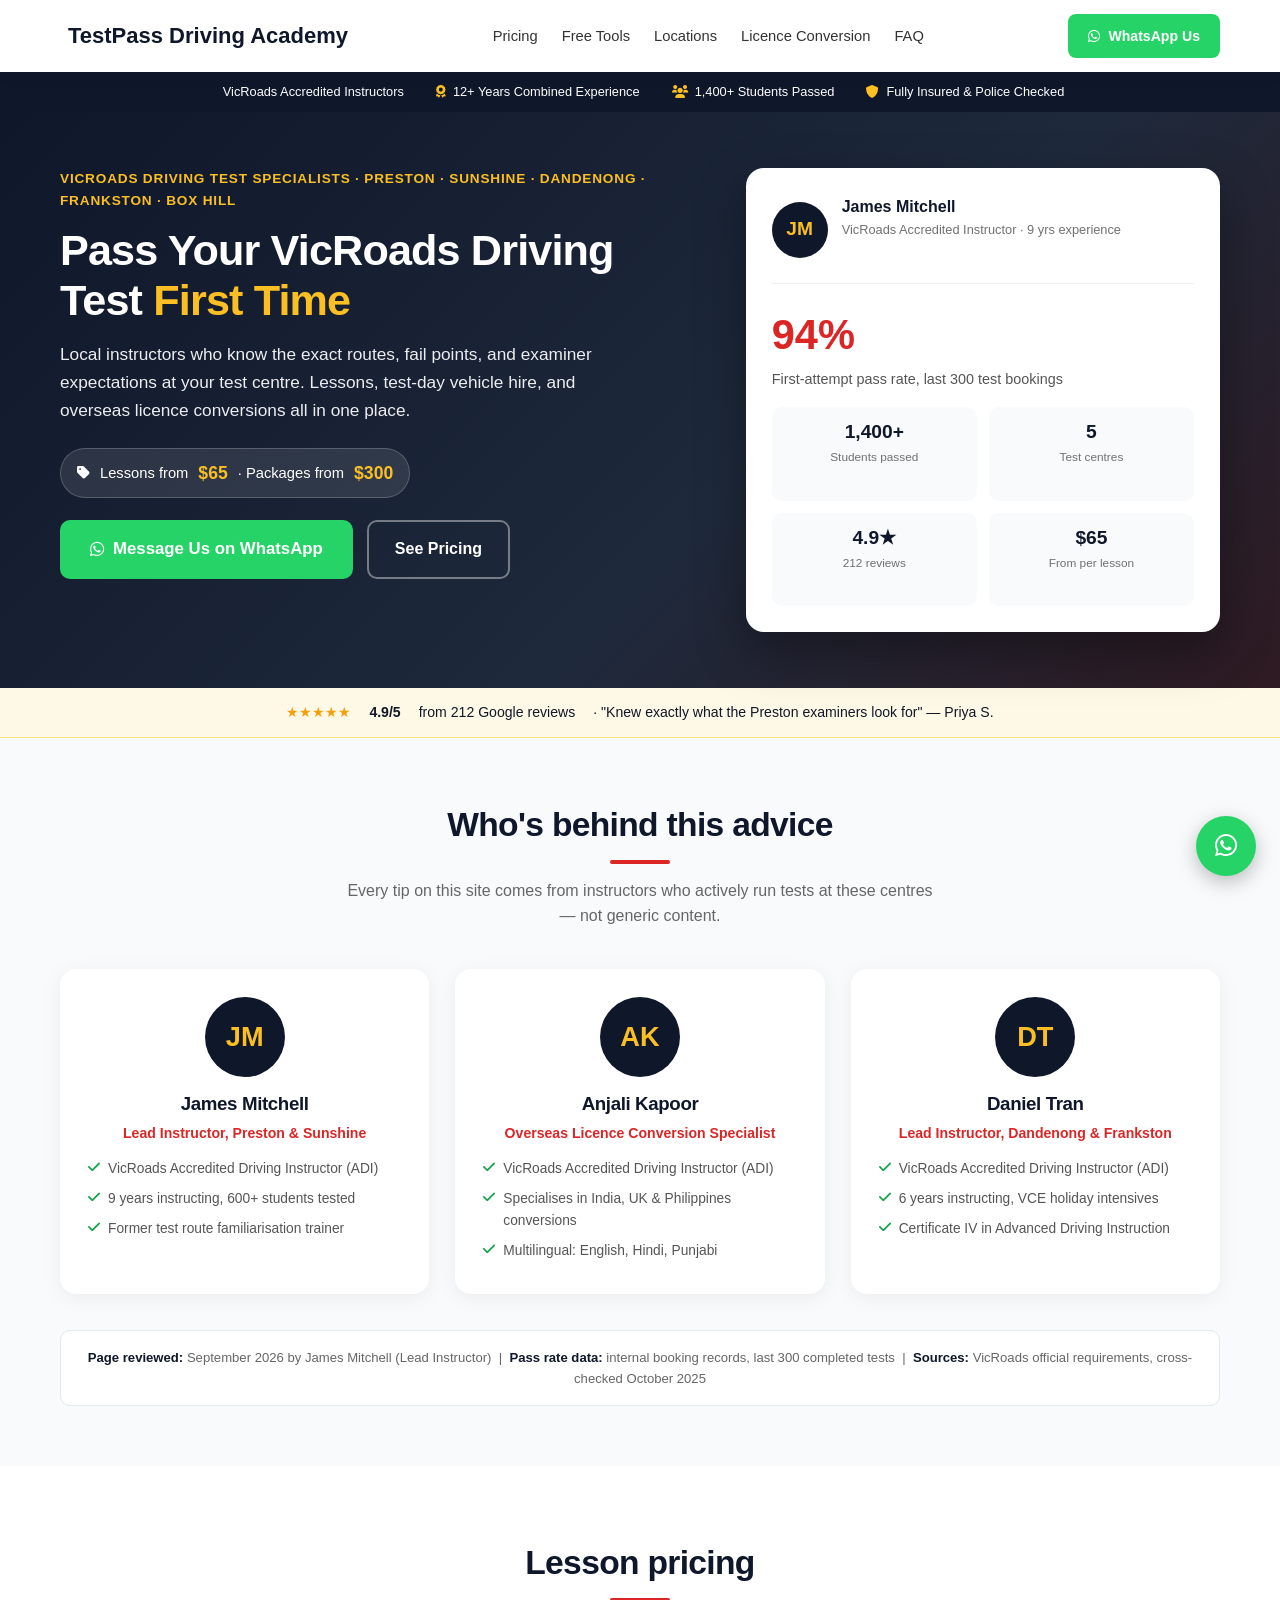
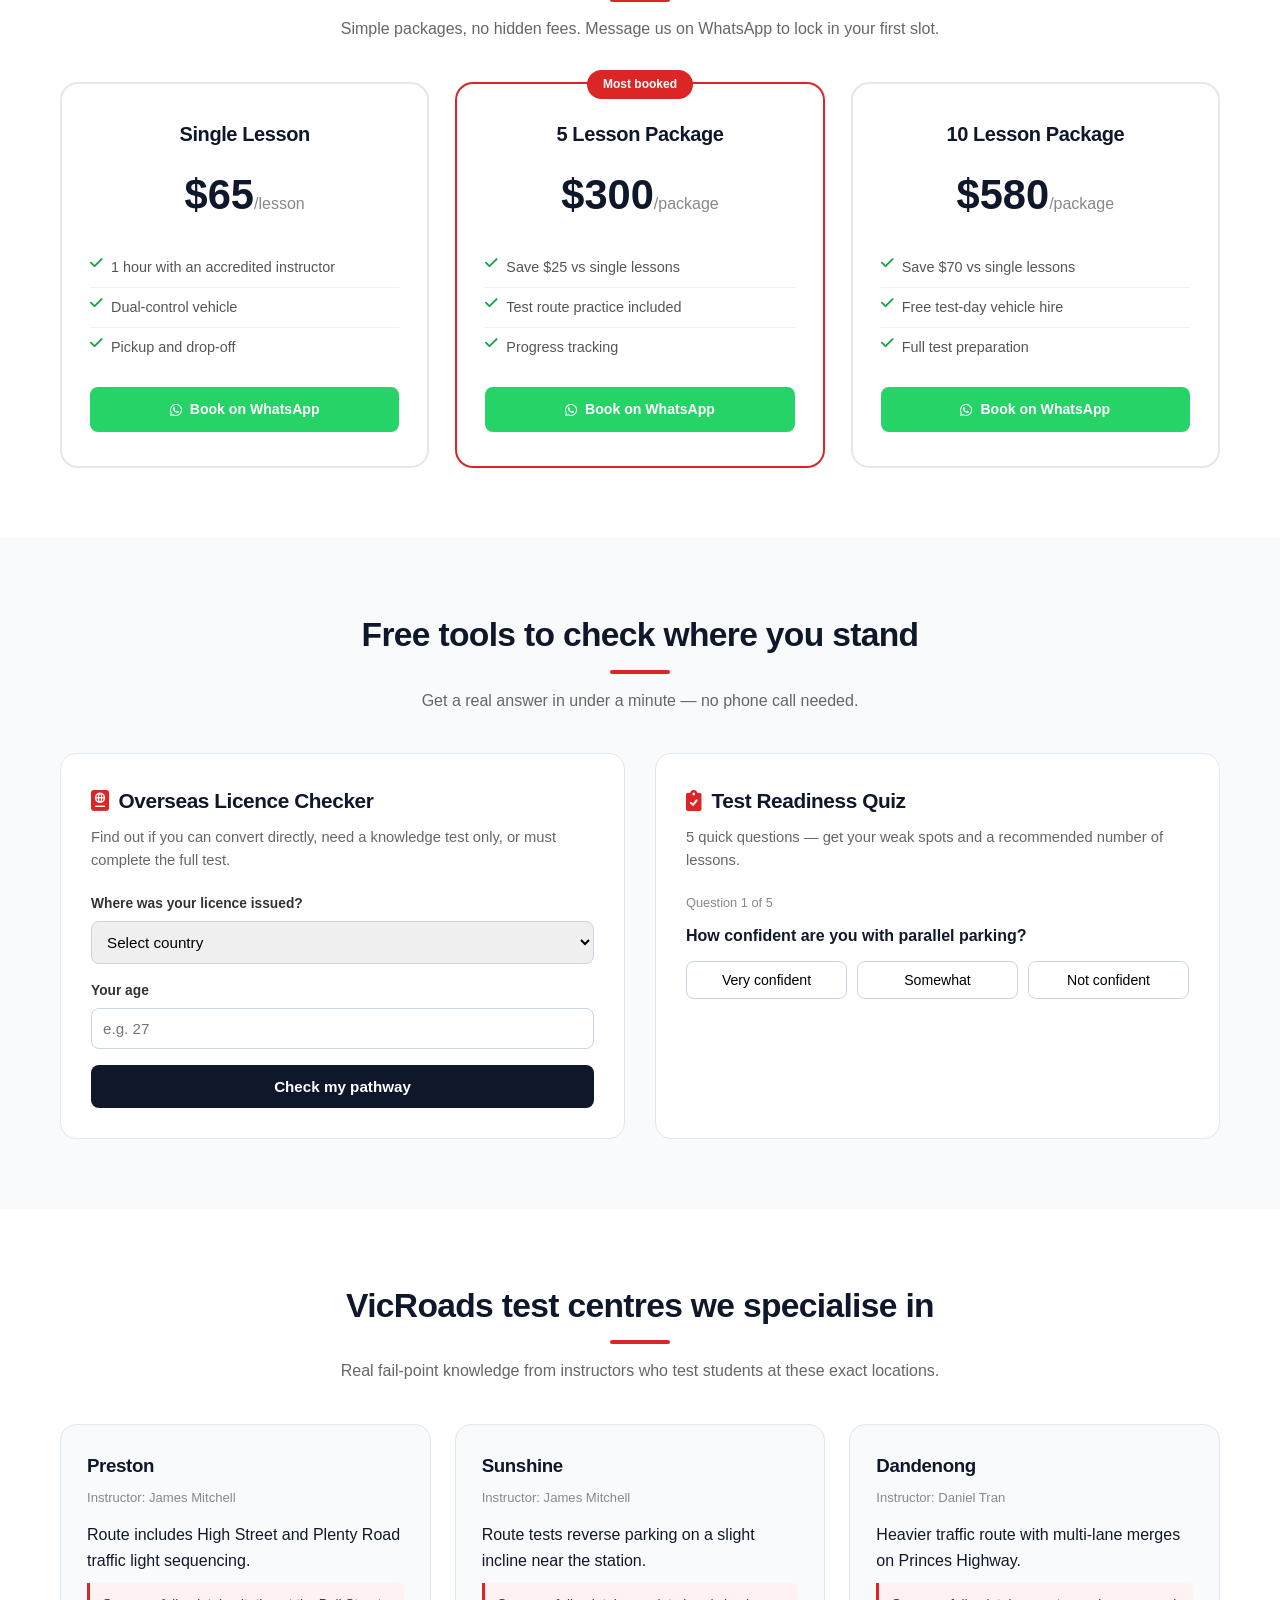
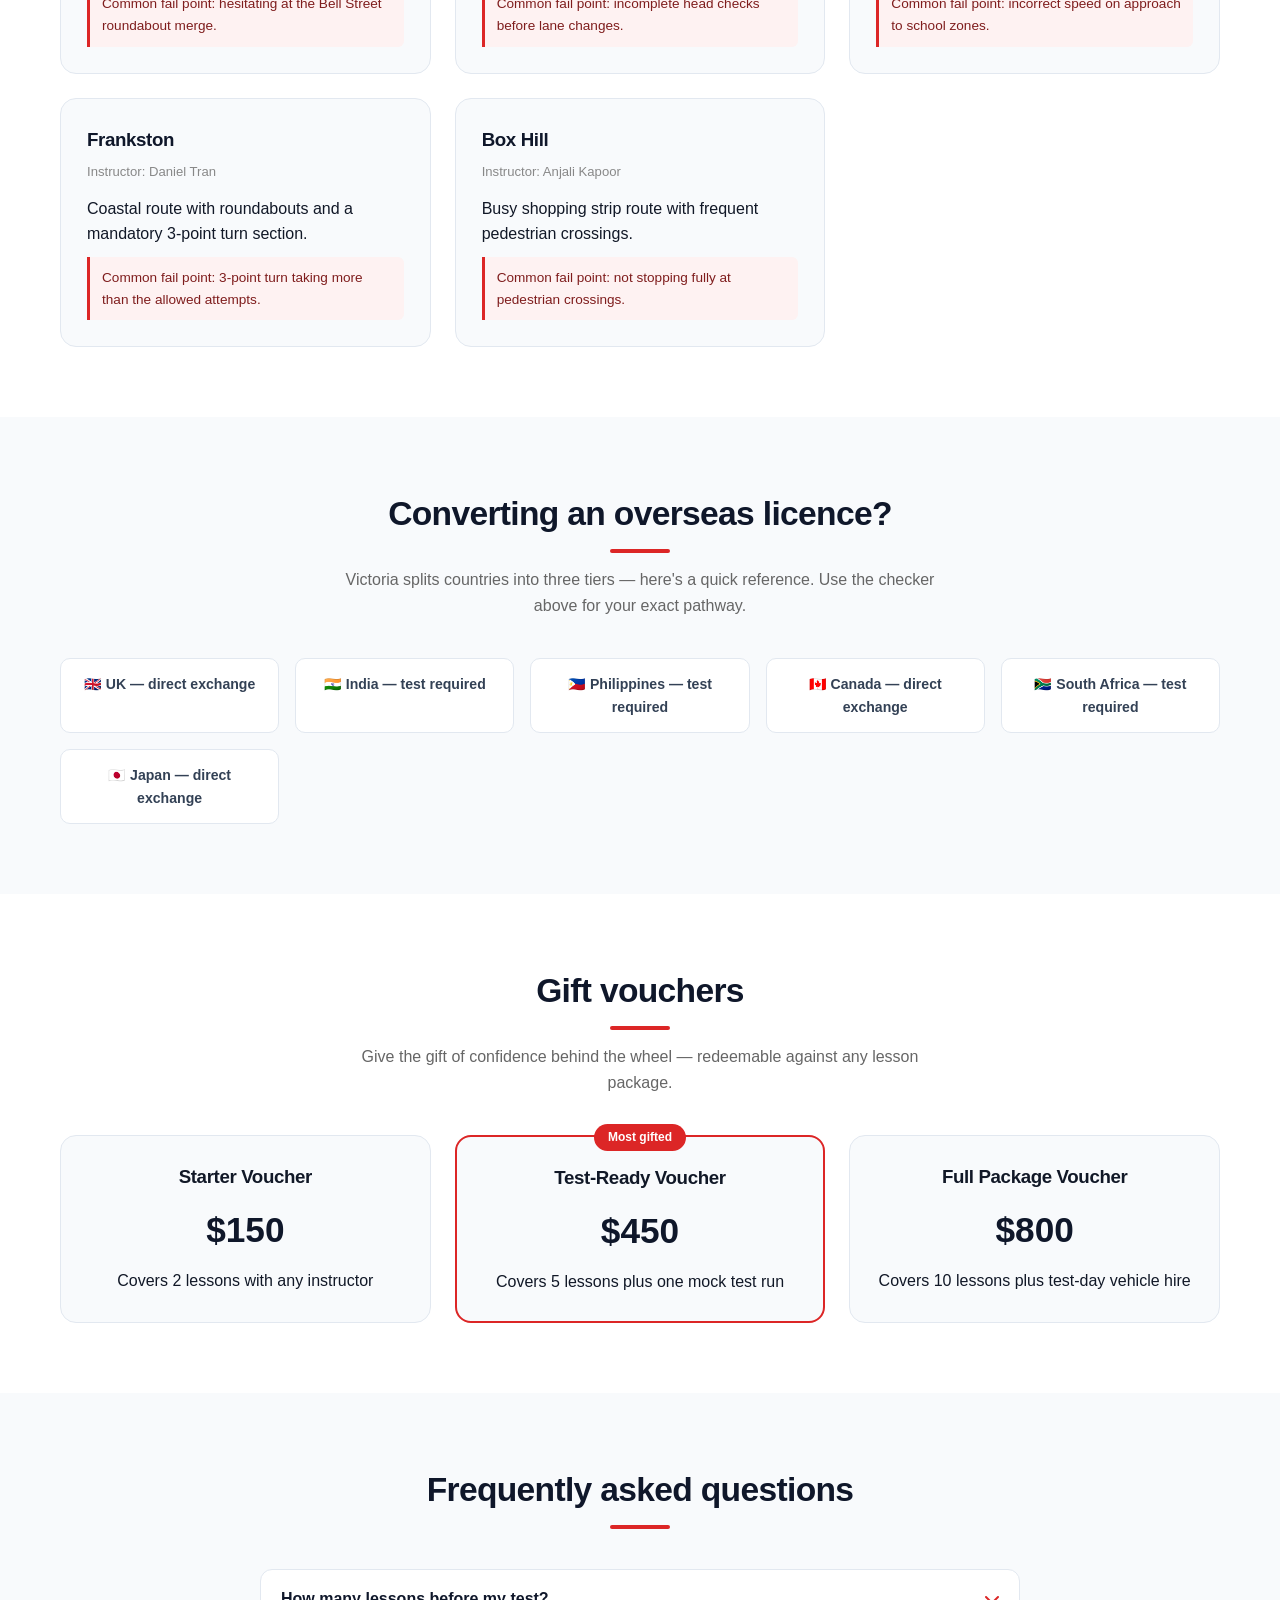
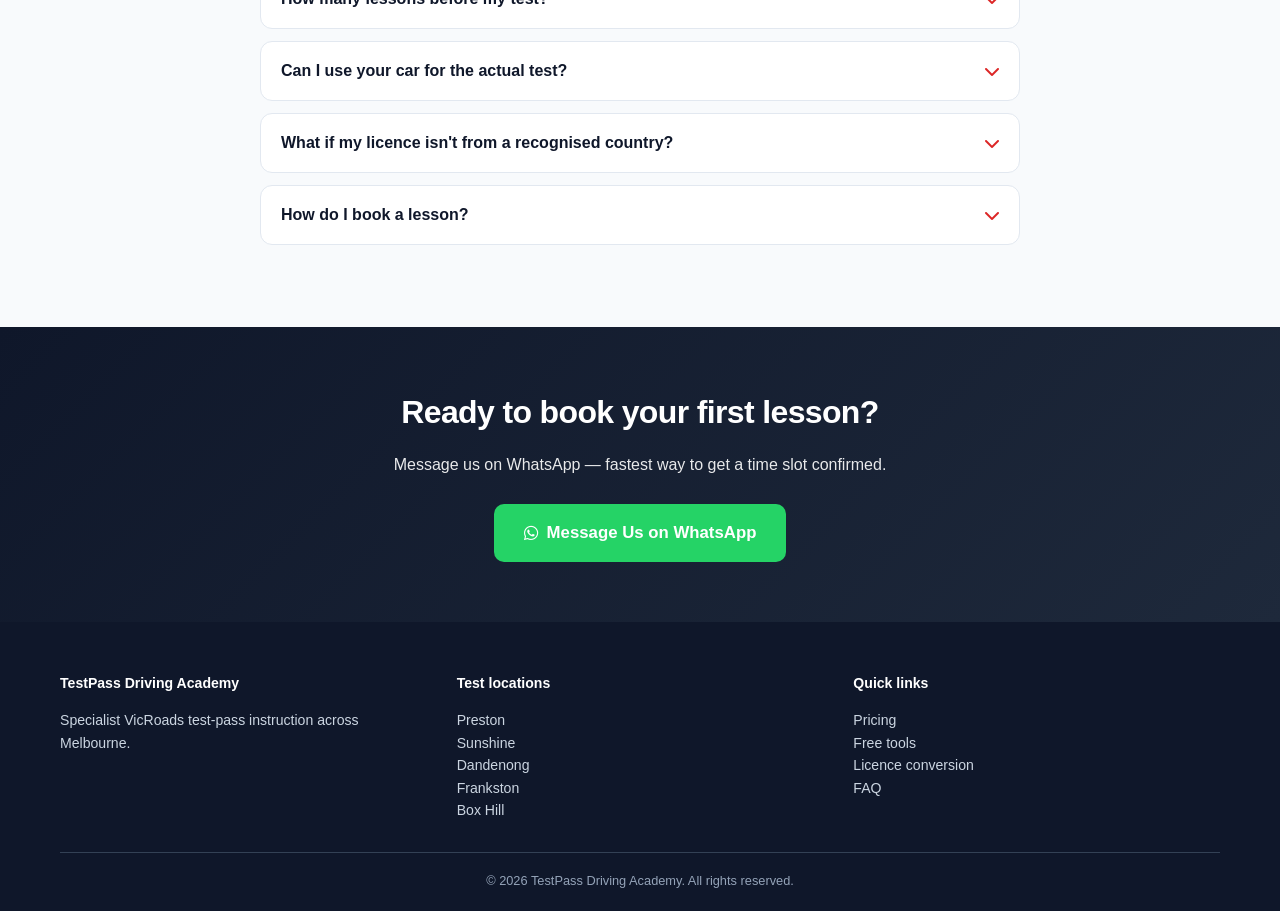
<file: index.html>
<!DOCTYPE html>
<html lang="en">
<head>
<meta charset="UTF-8">
<meta name="viewport" content="width=device-width, initial-scale=1.0">
<title>Pass Your VicRoads Driving Test First Time | Preston, Sunshine, Dandenong, Frankston, Box Hill</title>
<meta name="description" content="Specialist VicRoads test-pass driving instructors in Preston, Sunshine, Dandenong, Frankston & Box Hill. Lessons from $65. Message us on WhatsApp to book.">
<link href="https://cdnjs.cloudflare.com/ajax/libs/font-awesome/6.0.0/css/all.min.css" rel="stylesheet">
<script type="application/ld+json">
{
  "@context": "https://schema.org",
  "@type": "DrivingSchool",
  "name": "TestPass Driving Academy",
  "areaServed": ["Preston VIC","Sunshine VIC","Dandenong VIC","Frankston VIC","Box Hill VIC"],
  "priceRange": "$65-$800",
  "aggregateRating": {"@type": "AggregateRating","ratingValue": "4.9","reviewCount": "212"}
}
</script>
<style>
*{margin:0;padding:0;box-sizing:border-box}
body{font-family:-apple-system,BlinkMacSystemFont,"Segoe UI",Roboto,sans-serif;line-height:1.6;color:#111827;background:#fff}
h1,h2,h3{letter-spacing:-0.02em}
.header{background:#fff;box-shadow:0 2px 15px rgba(0,0,0,.08);position:fixed;width:100%;top:0;z-index:1000}
.nav-container{max-width:1200px;margin:0 auto;padding:0 20px;display:flex;justify-content:space-between;align-items:center;height:72px}
.logo{font-size:22px;font-weight:800;color:#0f172a;text-decoration:none;display:flex;align-items:center;gap:8px}
.logo i{color:#dc2626}
.nav-menu{display:flex;list-style:none;gap:24px}
.nav-menu a{text-decoration:none;color:#333;font-weight:500;font-size:.92rem}
.nav-menu a:hover{color:#dc2626}
.wa-btn{background:#25D366;color:#fff;padding:11px 20px;border-radius:8px;font-weight:700;text-decoration:none;font-size:.88rem;display:inline-flex;align-items:center;gap:8px;border:none;cursor:pointer}
.wa-btn:hover{background:#1ebe5b}
.wa-btn-lg{padding:16px 30px;font-size:1.05rem;border-radius:10px}
.wa-float{position:fixed;bottom:24px;right:24px;background:#25D366;color:#fff;width:60px;height:60px;border-radius:50%;display:flex;align-items:center;justify-content:center;font-size:1.6rem;box-shadow:0 6px 20px rgba(0,0,0,.25);text-decoration:none;z-index:999}
.wa-float:hover{background:#1ebe5b}
.trust-bar{background:#0f172a;color:#fff;margin-top:72px;padding:10px 0;font-size:.8rem}
.trust-bar-content{max-width:1200px;margin:0 auto;padding:0 20px;display:flex;justify-content:center;gap:32px;flex-wrap:wrap}
.trust-bar-item{display:flex;align-items:center;gap:7px}
.trust-bar-item i{color:#fbbf24}
.hero{background:linear-gradient(135deg,#0f172a 0%,#1e293b 60%,#3b0f0f 130%);color:#fff;padding:56px 0}
.hero-container{max-width:1200px;margin:0 auto;padding:0 20px;display:grid;grid-template-columns:1.15fr .85fr;gap:44px;align-items:start}
.kw-line{font-size:.85rem;color:#fbbf24;font-weight:700;text-transform:uppercase;letter-spacing:.06em;margin-bottom:14px}
.hero h1{font-size:2.7rem;font-weight:800;line-height:1.15;margin-bottom:16px}
.hero h1 span{color:#fbbf24;position:relative}
.hero p{font-size:1.08rem;opacity:.92;margin-bottom:24px;max-width:540px}
.price-pill{display:inline-flex;align-items:center;gap:10px;background:rgba(255,255,255,.1);border:1px solid rgba(255,255,255,.2);padding:10px 16px;border-radius:30px;font-size:.92rem;margin-bottom:22px}
.price-pill strong{color:#fbbf24;font-size:1.1rem}
.hero-buttons{display:flex;gap:14px;flex-wrap:wrap}
.btn-outline{background:transparent;color:#fff;border:2px solid rgba(255,255,255,.4);padding:14px 26px;border-radius:10px;text-decoration:none;font-weight:700}
.btn-outline:hover{border-color:#fff}
.hero-card{background:#fff;color:#0f172a;border-radius:18px;padding:26px;box-shadow:0 20px 50px rgba(0,0,0,.35)}
.instructor-mini{display:flex;gap:14px;align-items:center;margin-bottom:18px;padding-bottom:18px;border-bottom:1px solid #eee}
.mini-avatar{width:56px;height:56px;border-radius:50%;background:#0f172a;color:#fbbf24;display:flex;align-items:center;justify-content:center;font-weight:800;font-size:1.2rem;flex-shrink:0}
.instructor-mini h4{font-size:1rem;color:#0f172a}
.instructor-mini p{font-size:.8rem;color:#666}
.big-stat{font-size:2.6rem;font-weight:800;color:#dc2626}
.stat-label{font-size:.9rem;color:#555;margin-bottom:16px}
.mini-stats{display:grid;grid-template-columns:1fr 1fr;gap:12px}
.mini-stat{background:#f8fafc;border-radius:10px;padding:10px;text-align:center}
.mini-stat h4{font-size:1.2rem;color:#0f172a}
.mini-stat p{font-size:.74rem;color:#666}
.reviews-banner{background:#fef9e7;padding:13px 0;border-bottom:1px solid #fde68a}
.reviews-content{max-width:1200px;margin:0 auto;padding:0 20px;display:flex;justify-content:center;align-items:center;gap:18px;flex-wrap:wrap;font-size:.88rem}
.stars{color:#f59e0b}
.container{max-width:1200px;margin:0 auto;padding:0 20px}
.section-title{text-align:center;margin-bottom:40px}
.section-title h2{font-size:2.1rem;color:#0f172a;font-weight:800;display:inline-block;position:relative;padding-bottom:12px}
.section-title h2::after{content:"";position:absolute;bottom:0;left:50%;transform:translateX(-50%);width:60px;height:4px;background:#dc2626;border-radius:4px}
.section-title p{color:#666;margin-top:14px;max-width:600px;margin-left:auto;margin-right:auto}
.eeat-section{padding:60px 0;background:#f8fafc}
.expert-grid{display:grid;grid-template-columns:repeat(auto-fit,minmax(270px,1fr));gap:26px}
.expert-card{background:#fff;border-radius:16px;padding:28px;box-shadow:0 4px 20px rgba(0,0,0,.06);text-align:center;transition:transform .2s ease,box-shadow .2s ease}
.expert-card:hover{transform:translateY(-6px);box-shadow:0 14px 34px rgba(0,0,0,.1)}
.expert-avatar{width:80px;height:80px;border-radius:50%;background:#0f172a;color:#fbbf24;display:flex;align-items:center;justify-content:center;font-size:1.7rem;margin:0 auto 12px;font-weight:700}
.expert-card h3{color:#0f172a;margin-bottom:3px}
.role{color:#dc2626;font-weight:600;font-size:.88rem;margin-bottom:10px}
.credential-list{list-style:none;text-align:left;margin-top:10px;font-size:.86rem;color:#555}
.credential-list li{padding:4px 0;display:flex;gap:8px}
.credential-list i{color:#16a34a;margin-top:3px}
.content-meta{text-align:center;margin-top:36px;padding:16px;background:#fff;border-radius:10px;font-size:.82rem;color:#666;border:1px solid #e2e8f0}
.content-meta strong{color:#0f172a}
.pricing-section{padding:70px 0;background:#fff}
.pricing-grid{display:grid;grid-template-columns:repeat(auto-fit,minmax(280px,1fr));gap:26px}
.price-card{background:#fff;border:2px solid #e5e7eb;border-radius:18px;padding:34px 28px;text-align:center;transition:transform .2s ease,border-color .2s ease;position:relative}
.price-card:hover{transform:translateY(-8px);border-color:#0f172a}
.price-card.featured{border-color:#dc2626}
.price-card.featured::before{content:"Most booked";position:absolute;top:-14px;left:50%;transform:translateX(-50%);background:#dc2626;color:#fff;padding:5px 16px;border-radius:16px;font-size:.75rem;font-weight:700}
.price-card h3{color:#0f172a;font-size:1.25rem;margin-bottom:6px}
.price-card .amount{font-size:2.6rem;font-weight:800;color:#0f172a;margin:12px 0}
.price-card .amount span{font-size:1rem;color:#888;font-weight:500}
.price-card ul{list-style:none;text-align:left;margin:20px 0}
.price-card li{padding:8px 0;color:#555;font-size:.9rem;border-bottom:1px solid #f1f1f1;display:flex;gap:8px}
.price-card li:last-child{border-bottom:none}
.price-card li i{color:#16a34a}
.tools-section{padding:70px 0;background:#f8fafc}
.tools-grid{display:grid;grid-template-columns:1fr 1fr;gap:30px}
.tool-card{background:#fff;border:1px solid #e2e8f0;border-radius:16px;padding:30px}
.tool-card h3{color:#0f172a;font-size:1.3rem;margin-bottom:8px;display:flex;align-items:center;gap:10px}
.tool-card h3 i{color:#dc2626}
.tool-card p.desc{color:#666;font-size:.92rem;margin-bottom:20px}
.tool-field{margin-bottom:16px}
.tool-field label{display:block;font-size:.86rem;font-weight:600;color:#333;margin-bottom:6px}
.tool-field select,.tool-field input{width:100%;padding:11px;border:1.5px solid #cbd5e1;border-radius:8px;font-size:.95rem}
.tool-btn{width:100%;background:#0f172a;color:#fff;padding:13px;border:none;border-radius:8px;font-weight:700;cursor:pointer;font-size:.95rem}
.tool-btn:hover{background:#1e293b}
.tool-result{margin-top:16px;padding:16px;border-radius:10px;display:none;font-size:.9rem}
.tool-result.show{display:block}
.result-good{background:#dcfce7;border:1px solid #86efac;color:#166534}
.result-warn{background:#fef3c7;border:1px solid #fcd34d;color:#92400e}
.quiz-options{display:flex;gap:10px;margin-bottom:16px;flex-wrap:wrap}
.quiz-options button{flex:1;min-width:100px;padding:10px;border:1.5px solid #cbd5e1;border-radius:8px;background:#fff;cursor:pointer;font-size:.88rem}
.quiz-options button.selected{border-color:#dc2626;background:#fef2f2;color:#dc2626;font-weight:700}
.quiz-progress{font-size:.8rem;color:#888;margin-bottom:10px}
.locations-section{padding:70px 0;background:#fff}
.loc-grid{display:grid;grid-template-columns:repeat(auto-fit,minmax(280px,1fr));gap:24px}
.loc-card{background:#f8fafc;border-radius:16px;padding:26px;border:1px solid #e2e8f0;transition:transform .2s ease}
.loc-card:hover{transform:translateY(-6px)}
.loc-card h3{color:#0f172a;margin-bottom:6px}
.loc-card .loc-meta{font-size:.82rem;color:#888;margin-bottom:14px}
.loc-fail{background:#fef2f2;border-left:3px solid #dc2626;padding:10px 12px;font-size:.85rem;color:#7f1d1d;margin-top:10px;border-radius:0 6px 6px 0}
.conversion-section{padding:70px 0;background:#f8fafc}
.country-grid{display:grid;grid-template-columns:repeat(auto-fit,minmax(200px,1fr));gap:16px;margin-top:20px}
.country-tag{background:#fff;border-radius:10px;padding:14px;text-align:center;font-size:.88rem;font-weight:600;color:#334155;border:1px solid #e2e8f0}
.store-section{padding:70px 0;background:#fff}
.store-grid{display:grid;grid-template-columns:repeat(auto-fit,minmax(240px,1fr));gap:24px}
.voucher-card{background:#f8fafc;border-radius:16px;padding:26px;text-align:center;border:1px solid #e2e8f0}
.voucher-card.featured{border:2px solid #dc2626;position:relative}
.voucher-card.featured::before{content:"Most gifted";position:absolute;top:-13px;left:50%;transform:translateX(-50%);background:#dc2626;color:#fff;padding:4px 14px;border-radius:14px;font-size:.75rem;font-weight:700}
.voucher-price{font-size:2.2rem;font-weight:800;color:#0f172a;margin:10px 0}
.faq-section{padding:70px 0;background:#f8fafc}
.faq-container{max-width:760px;margin:0 auto}
.faq-item{background:#fff;margin-bottom:12px;border-radius:12px;overflow:hidden;border:1px solid #e2e8f0}
.faq-q{width:100%;background:none;border:none;padding:20px;text-align:left;font-weight:700;color:#0f172a;cursor:pointer;display:flex;justify-content:space-between;align-items:center;font-size:1rem}
.faq-a{max-height:0;overflow:hidden;transition:max-height .3s ease}
.faq-a.active{max-height:300px}
.faq-a-content{padding:0 20px 20px;color:#555;font-size:.92rem}
.faq-icon{transition:transform .3s ease;color:#dc2626}
.faq-q.active .faq-icon{transform:rotate(180deg)}
.final-cta{background:linear-gradient(135deg,#0f172a,#1e293b);color:#fff;padding:60px 0;text-align:center}
.final-cta h2{font-size:2rem;margin-bottom:14px;font-weight:800}
.final-cta p{opacity:.9;margin-bottom:26px}
.footer{background:#0f172a;color:#cbd5e1;padding:50px 0 20px;font-size:.88rem}
.footer-grid{display:grid;grid-template-columns:repeat(auto-fit,minmax(220px,1fr));gap:30px;margin-bottom:30px}
.footer-grid h4{color:#fff;margin-bottom:14px}
.footer-grid ul{list-style:none}
.footer-grid a{color:#cbd5e1;text-decoration:none}
.footer-bottom{border-top:1px solid #334155;padding-top:18px;text-align:center;color:#94a3b8;font-size:.8rem}
@media(max-width:768px){
.nav-menu{display:none}
.hero-container,.tools-grid{grid-template-columns:1fr}
.hero h1{font-size:2rem}
}
</style>
</head>
<body>

<header class="header">
  <nav class="nav-container">
    <a href="#home" class="logo"><i class="fas fa-steering-wheel"></i> TestPass Driving Academy</a>
    <ul class="nav-menu">
      <li><a href="#pricing">Pricing</a></li>
      <li><a href="#tools">Free Tools</a></li>
      <li><a href="#locations">Locations</a></li>
      <li><a href="#conversion">Licence Conversion</a></li>
      <li><a href="#faq">FAQ</a></li>
    </ul>
    <a href="https://wa.me/61400000000?text=Hi!%20I'd%20like%20to%20book%20a%20driving%20lesson" class="wa-btn" target="_blank"><i class="fab fa-whatsapp"></i> WhatsApp Us</a>
  </nav>
</header>

<a href="https://wa.me/61400000000?text=Hi!%20I'd%20like%20to%20book%20a%20driving%20lesson" class="wa-float" target="_blank" aria-label="Message us on WhatsApp"><i class="fab fa-whatsapp"></i></a>

<div class="trust-bar">
  <div class="trust-bar-content">
    <div class="trust-bar-item"><i class="fas fa-shield-halved"></i> VicRoads Accredited Instructors</div>
    <div class="trust-bar-item"><i class="fas fa-award"></i> 12+ Years Combined Experience</div>
    <div class="trust-bar-item"><i class="fas fa-users"></i> 1,400+ Students Passed</div>
    <div class="trust-bar-item"><i class="fas fa-shield-alt"></i> Fully Insured & Police Checked</div>
  </div>
</div>

<section id="home" class="hero">
  <div class="hero-container">
    <div>
      <div class="kw-line">VicRoads Driving Test Specialists · Preston · Sunshine · Dandenong · Frankston · Box Hill</div>
      <h1>Pass Your VicRoads Driving Test <span>First Time</span></h1>
      <p>Local instructors who know the exact routes, fail points, and examiner expectations at your test centre. Lessons, test-day vehicle hire, and overseas licence conversions all in one place.</p>
      <div class="price-pill"><i class="fas fa-tag"></i> Lessons from <strong>$65</strong> · Packages from <strong>$300</strong></div>
      <div class="hero-buttons">
        <a href="https://wa.me/61400000000?text=Hi!%20I'd%20like%20to%20book%20a%20driving%20lesson" class="wa-btn wa-btn-lg" target="_blank"><i class="fab fa-whatsapp"></i> Message Us on WhatsApp</a>
        <a href="#pricing" class="btn-outline">See Pricing</a>
      </div>
    </div>
    <div class="hero-card">
      <div class="instructor-mini">
        <div class="mini-avatar">JM</div>
        <div>
          <h4>James Mitchell</h4>
          <p>VicRoads Accredited Instructor · 9 yrs experience</p>
        </div>
      </div>
      <div class="big-stat">94%</div>
      <div class="stat-label">First-attempt pass rate, last 300 test bookings</div>
      <div class="mini-stats">
        <div class="mini-stat"><h4>1,400+</h4><p>Students passed</p></div>
        <div class="mini-stat"><h4>5</h4><p>Test centres</p></div>
        <div class="mini-stat"><h4>4.9★</h4><p>212 reviews</p></div>
        <div class="mini-stat"><h4>$65</h4><p>From per lesson</p></div>
      </div>
    </div>
  </div>
</section>

<section class="reviews-banner">
  <div class="reviews-content">
    <span class="stars">★★★★★</span>
    <strong>4.9/5</strong> from 212 Google reviews
    <span>· "Knew exactly what the Preston examiners look for" — Priya S.</span>
  </div>
</section>

<section class="eeat-section">
  <div class="container">
    <div class="section-title">
      <h2>Who's behind this advice</h2>
      <p>Every tip on this site comes from instructors who actively run tests at these centres — not generic content.</p>
    </div>
    <div class="expert-grid">
      <div class="expert-card">
        <div class="expert-avatar">JM</div>
        <h3>James Mitchell</h3>
        <div class="role">Lead Instructor, Preston & Sunshine</div>
        <ul class="credential-list">
          <li><i class="fas fa-check"></i> VicRoads Accredited Driving Instructor (ADI)</li>
          <li><i class="fas fa-check"></i> 9 years instructing, 600+ students tested</li>
          <li><i class="fas fa-check"></i> Former test route familiarisation trainer</li>
        </ul>
      </div>
      <div class="expert-card">
        <div class="expert-avatar">AK</div>
        <h3>Anjali Kapoor</h3>
        <div class="role">Overseas Licence Conversion Specialist</div>
        <ul class="credential-list">
          <li><i class="fas fa-check"></i> VicRoads Accredited Driving Instructor (ADI)</li>
          <li><i class="fas fa-check"></i> Specialises in India, UK & Philippines conversions</li>
          <li><i class="fas fa-check"></i> Multilingual: English, Hindi, Punjabi</li>
        </ul>
      </div>
      <div class="expert-card">
        <div class="expert-avatar">DT</div>
        <h3>Daniel Tran</h3>
        <div class="role">Lead Instructor, Dandenong & Frankston</div>
        <ul class="credential-list">
          <li><i class="fas fa-check"></i> VicRoads Accredited Driving Instructor (ADI)</li>
          <li><i class="fas fa-check"></i> 6 years instructing, VCE holiday intensives</li>
          <li><i class="fas fa-check"></i> Certificate IV in Advanced Driving Instruction</li>
        </ul>
      </div>
    </div>
    <div class="content-meta">
      <strong>Page reviewed:</strong> September 2026 by James Mitchell (Lead Instructor) &nbsp;|&nbsp;
      <strong>Pass rate data:</strong> internal booking records, last 300 completed tests &nbsp;|&nbsp;
      <strong>Sources:</strong> VicRoads official requirements, cross-checked October 2025
    </div>
  </div>
</section>

<section id="pricing" class="pricing-section">
  <div class="container">
    <div class="section-title">
      <h2>Lesson pricing</h2>
      <p>Simple packages, no hidden fees. Message us on WhatsApp to lock in your first slot.</p>
    </div>
    <div class="pricing-grid">
      <div class="price-card">
        <h3>Single Lesson</h3>
        <div class="amount">$65<span>/lesson</span></div>
        <ul>
          <li><i class="fas fa-check"></i> 1 hour with an accredited instructor</li>
          <li><i class="fas fa-check"></i> Dual-control vehicle</li>
          <li><i class="fas fa-check"></i> Pickup and drop-off</li>
        </ul>
        <a href="https://wa.me/61400000000?text=Hi!%20I'd%20like%20to%20book%20a%20single%20lesson" class="wa-btn" style="width:100%;justify-content:center" target="_blank"><i class="fab fa-whatsapp"></i> Book on WhatsApp</a>
      </div>
      <div class="price-card featured">
        <h3>5 Lesson Package</h3>
        <div class="amount">$300<span>/package</span></div>
        <ul>
          <li><i class="fas fa-check"></i> Save $25 vs single lessons</li>
          <li><i class="fas fa-check"></i> Test route practice included</li>
          <li><i class="fas fa-check"></i> Progress tracking</li>
        </ul>
        <a href="https://wa.me/61400000000?text=Hi!%20I'd%20like%20to%20book%20the%205%20lesson%20package" class="wa-btn" style="width:100%;justify-content:center" target="_blank"><i class="fab fa-whatsapp"></i> Book on WhatsApp</a>
      </div>
      <div class="price-card">
        <h3>10 Lesson Package</h3>
        <div class="amount">$580<span>/package</span></div>
        <ul>
          <li><i class="fas fa-check"></i> Save $70 vs single lessons</li>
          <li><i class="fas fa-check"></i> Free test-day vehicle hire</li>
          <li><i class="fas fa-check"></i> Full test preparation</li>
        </ul>
        <a href="https://wa.me/61400000000?text=Hi!%20I'd%20like%20to%20book%20the%2010%20lesson%20package" class="wa-btn" style="width:100%;justify-content:center" target="_blank"><i class="fab fa-whatsapp"></i> Book on WhatsApp</a>
      </div>
    </div>
  </div>
</section>

<section id="tools" class="tools-section">
  <div class="container">
    <div class="section-title">
      <h2>Free tools to check where you stand</h2>
      <p>Get a real answer in under a minute — no phone call needed.</p>
    </div>
    <div class="tools-grid">
      <div class="tool-card">
        <h3><i class="fas fa-passport"></i> Overseas Licence Checker</h3>
        <p class="desc">Find out if you can convert directly, need a knowledge test only, or must complete the full test.</p>
        <div class="tool-field">
          <label>Where was your licence issued?</label>
          <select id="countrySelect">
            <option value="">Select country</option>
            <option value="recognised">UK, Ireland, Canada, France, Germany, Japan, South Korea</option>
            <option value="edr">India, USA, South Africa, Philippines, Malaysia</option>
            <option value="other">Other country</option>
          </select>
        </div>
        <div class="tool-field">
          <label>Your age</label>
          <input type="number" id="ageInput" placeholder="e.g. 27" min="16" max="99">
        </div>
        <button class="tool-btn" onclick="checkLicence()">Check my pathway</button>
        <div class="tool-result" id="licenceResult"></div>
      </div>
      <div class="tool-card">
        <h3><i class="fas fa-clipboard-check"></i> Test Readiness Quiz</h3>
        <p class="desc">5 quick questions — get your weak spots and a recommended number of lessons.</p>
        <div id="quizArea">
          <div class="quiz-progress" id="quizProgress">Question 1 of 5</div>
          <div id="quizQuestion" style="font-weight:600;margin-bottom:12px;">How confident are you with parallel parking?</div>
          <div class="quiz-options" id="quizOptions">
            <button onclick="answerQuiz(0)">Very confident</button>
            <button onclick="answerQuiz(1)">Somewhat</button>
            <button onclick="answerQuiz(2)">Not confident</button>
          </div>
        </div>
        <div class="tool-result" id="quizResult"></div>
      </div>
    </div>
  </div>
</section>

<section id="locations" class="locations-section">
  <div class="container">
    <div class="section-title">
      <h2>VicRoads test centres we specialise in</h2>
      <p>Real fail-point knowledge from instructors who test students at these exact locations.</p>
    </div>
    <div class="loc-grid">
      <div class="loc-card">
        <h3>Preston</h3>
        <div class="loc-meta">Instructor: James Mitchell</div>
        <p>Route includes High Street and Plenty Road traffic light sequencing.</p>
        <div class="loc-fail">Common fail point: hesitating at the Bell Street roundabout merge.</div>
      </div>
      <div class="loc-card">
        <h3>Sunshine</h3>
        <div class="loc-meta">Instructor: James Mitchell</div>
        <p>Route tests reverse parking on a slight incline near the station.</p>
        <div class="loc-fail">Common fail point: incomplete head checks before lane changes.</div>
      </div>
      <div class="loc-card">
        <h3>Dandenong</h3>
        <div class="loc-meta">Instructor: Daniel Tran</div>
        <p>Heavier traffic route with multi-lane merges on Princes Highway.</p>
        <div class="loc-fail">Common fail point: incorrect speed on approach to school zones.</div>
      </div>
      <div class="loc-card">
        <h3>Frankston</h3>
        <div class="loc-meta">Instructor: Daniel Tran</div>
        <p>Coastal route with roundabouts and a mandatory 3-point turn section.</p>
        <div class="loc-fail">Common fail point: 3-point turn taking more than the allowed attempts.</div>
      </div>
      <div class="loc-card">
        <h3>Box Hill</h3>
        <div class="loc-meta">Instructor: Anjali Kapoor</div>
        <p>Busy shopping strip route with frequent pedestrian crossings.</p>
        <div class="loc-fail">Common fail point: not stopping fully at pedestrian crossings.</div>
      </div>
    </div>
  </div>
</section>

<section id="conversion" class="conversion-section">
  <div class="container">
    <div class="section-title">
      <h2>Converting an overseas licence?</h2>
      <p>Victoria splits countries into three tiers — here's a quick reference. Use the checker above for your exact pathway.</p>
    </div>
    <div class="country-grid">
      <div class="country-tag">🇬🇧 UK — direct exchange</div>
      <div class="country-tag">🇮🇳 India — test required</div>
      <div class="country-tag">🇵🇭 Philippines — test required</div>
      <div class="country-tag">🇨🇦 Canada — direct exchange</div>
      <div class="country-tag">🇿🇦 South Africa — test required</div>
      <div class="country-tag">🇯🇵 Japan — direct exchange</div>
    </div>
  </div>
</section>

<section id="store" class="store-section">
  <div class="container">
    <div class="section-title">
      <h2>Gift vouchers</h2>
      <p>Give the gift of confidence behind the wheel — redeemable against any lesson package.</p>
    </div>
    <div class="store-grid">
      <div class="voucher-card">
        <h3>Starter Voucher</h3>
        <div class="voucher-price">$150</div>
        <p>Covers 2 lessons with any instructor</p>
      </div>
      <div class="voucher-card featured">
        <h3>Test-Ready Voucher</h3>
        <div class="voucher-price">$450</div>
        <p>Covers 5 lessons plus one mock test run</p>
      </div>
      <div class="voucher-card">
        <h3>Full Package Voucher</h3>
        <div class="voucher-price">$800</div>
        <p>Covers 10 lessons plus test-day vehicle hire</p>
      </div>
    </div>
  </div>
</section>

<section id="faq" class="faq-section">
  <div class="container">
    <div class="section-title">
      <h2>Frequently asked questions</h2>
    </div>
    <div class="faq-container">
      <div class="faq-item">
        <button class="faq-q" onclick="toggleFaq(this)">How many lessons before my test? <i class="fas fa-chevron-down faq-icon"></i></button>
        <div class="faq-a"><div class="faq-a-content">Most students need 10-20 hours depending on experience. Take the readiness quiz above for a personalised estimate.</div></div>
      </div>
      <div class="faq-item">
        <button class="faq-q" onclick="toggleFaq(this)">Can I use your car for the actual test? <i class="fas fa-chevron-down faq-icon"></i></button>
        <div class="faq-a"><div class="faq-a-content">Yes, our dual-control test vehicles are available for hire on test day, included in our 10 Lesson Package.</div></div>
      </div>
      <div class="faq-item">
        <button class="faq-q" onclick="toggleFaq(this)">What if my licence isn't from a recognised country? <i class="fas fa-chevron-down faq-icon"></i></button>
        <div class="faq-a"><div class="faq-a-content">You'll need to complete a knowledge test, hazard perception test, and practical driving test. Our conversion checker above tells you exactly which apply to you.</div></div>
      </div>
      <div class="faq-item">
        <button class="faq-q" onclick="toggleFaq(this)">How do I book a lesson? <i class="fas fa-chevron-down faq-icon"></i></button>
        <div class="faq-a"><div class="faq-a-content">Just message us on WhatsApp using the button at the top or bottom of the page — we usually reply within the hour and can lock in a time straight away.</div></div>
      </div>
    </div>
  </div>
</section>

<section class="final-cta">
  <div class="container">
    <h2>Ready to book your first lesson?</h2>
    <p>Message us on WhatsApp — fastest way to get a time slot confirmed.</p>
    <a href="https://wa.me/61400000000?text=Hi!%20I'd%20like%20to%20book%20a%20driving%20lesson" class="wa-btn wa-btn-lg" target="_blank"><i class="fab fa-whatsapp"></i> Message Us on WhatsApp</a>
  </div>
</section>

<footer class="footer">
  <div class="container">
    <div class="footer-grid">
      <div>
        <h4>TestPass Driving Academy</h4>
        <p>Specialist VicRoads test-pass instruction across Melbourne.</p>
      </div>
      <div>
        <h4>Test locations</h4>
        <ul><li><a href="#locations">Preston</a></li><li><a href="#locations">Sunshine</a></li><li><a href="#locations">Dandenong</a></li><li><a href="#locations">Frankston</a></li><li><a href="#locations">Box Hill</a></li></ul>
      </div>
      <div>
        <h4>Quick links</h4>
        <ul><li><a href="#pricing">Pricing</a></li><li><a href="#tools">Free tools</a></li><li><a href="#conversion">Licence conversion</a></li><li><a href="#faq">FAQ</a></li></ul>
      </div>
    </div>
    <div class="footer-bottom">© 2026 TestPass Driving Academy. All rights reserved.</div>
  </div>
</footer>

<script>
function checkLicence(){
  const country = document.getElementById('countrySelect').value;
  const age = document.getElementById('ageInput').value;
  const result = document.getElementById('licenceResult');
  if(!country){ alert('Please select a country'); return; }
  result.classList.add('show');
  if(country==='recognised'){
    result.className='tool-result show result-good';
    result.innerHTML='<strong>Good news:</strong> your licence is from a recognised country. You can likely exchange it directly without a driving test.';
  } else if(country==='edr'){
    result.className='tool-result show result-warn';
    result.innerHTML='<strong>Experienced Driver Recognition:</strong> if you\'re under 25 you\'ll need a knowledge and practical test. 25+ may exchange directly depending on years held.';
  } else {
    result.className='tool-result show result-warn';
    result.innerHTML='<strong>Full process required:</strong> you\'ll need to complete the knowledge test, hazard perception test, and practical driving test.';
  }
}

let quizStep=0, quizScore=0;
const quizQuestions=[
  {q:'How confident are you with parallel parking?',opts:['Very confident','Somewhat','Not confident']},
  {q:'How comfortable are you at roundabouts?',opts:['Very confident','Somewhat','Not confident']},
  {q:'How many driving hours have you completed?',opts:['20+','10-20','Under 10']},
  {q:'How confident are you merging onto highways?',opts:['Very confident','Somewhat','Not confident']},
  {q:'Have you practiced on your actual test route?',opts:['Yes, several times','Once or twice','Not yet']}
];
function answerQuiz(idx){
  quizScore += idx;
  quizStep++;
  if(quizStep < quizQuestions.length){
    document.getElementById('quizProgress').textContent = 'Question '+(quizStep+1)+' of '+quizQuestions.length;
    document.getElementById('quizQuestion').textContent = quizQuestions[quizStep].q;
    const opts = quizQuestions[quizStep].opts;
    document.getElementById('quizOptions').innerHTML = opts.map((o,i)=>'<button onclick="answerQuiz('+i+')">'+o+'</button>').join('');
  } else {
    document.getElementById('quizArea').style.display='none';
    const result = document.getElementById('quizResult');
    result.classList.add('show');
    if(quizScore <= 3){
      result.className='tool-result show result-good';
      result.innerHTML='<strong>You look test-ready.</strong> A 1-2 lesson top-up focused on your test route would be a good final step.';
    } else if(quizScore <= 7){
      result.className='tool-result show result-warn';
      result.innerHTML='<strong>Getting there.</strong> We recommend around 5 lessons focusing on roundabouts and merging before booking your test.';
    } else {
      result.className='tool-result show result-warn';
      result.innerHTML='<strong>More practice needed.</strong> We recommend 10+ lessons to build core confidence before test day.';
    }
  }
}

function toggleFaq(btn){
  const item = btn.parentElement;
  const answer = item.querySelector('.faq-a');
  document.querySelectorAll('.faq-q').forEach(q=>{
    if(q!==btn){ q.classList.remove('active'); q.parentElement.querySelector('.faq-a').classList.remove('active'); }
  });
  btn.classList.toggle('active');
  answer.classList.toggle('active');
}
</script>
</body>
</html>
</file>
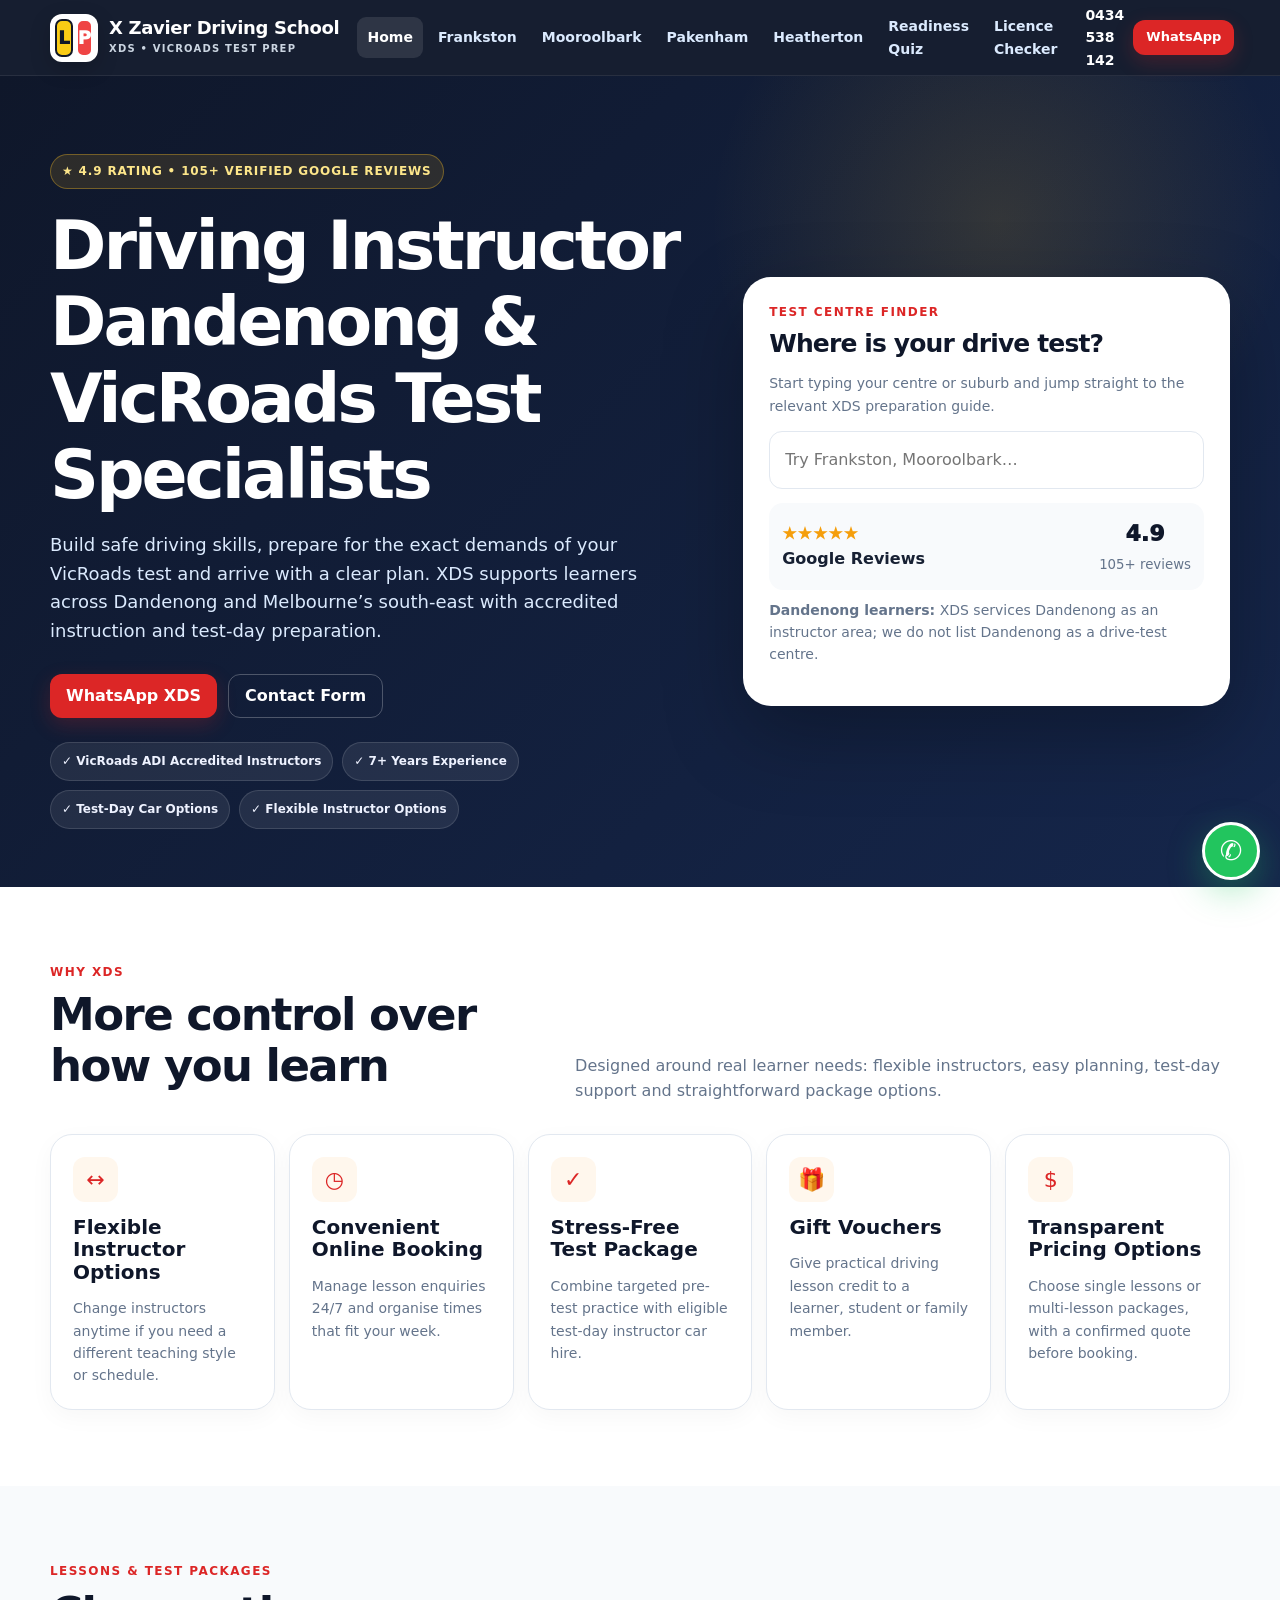
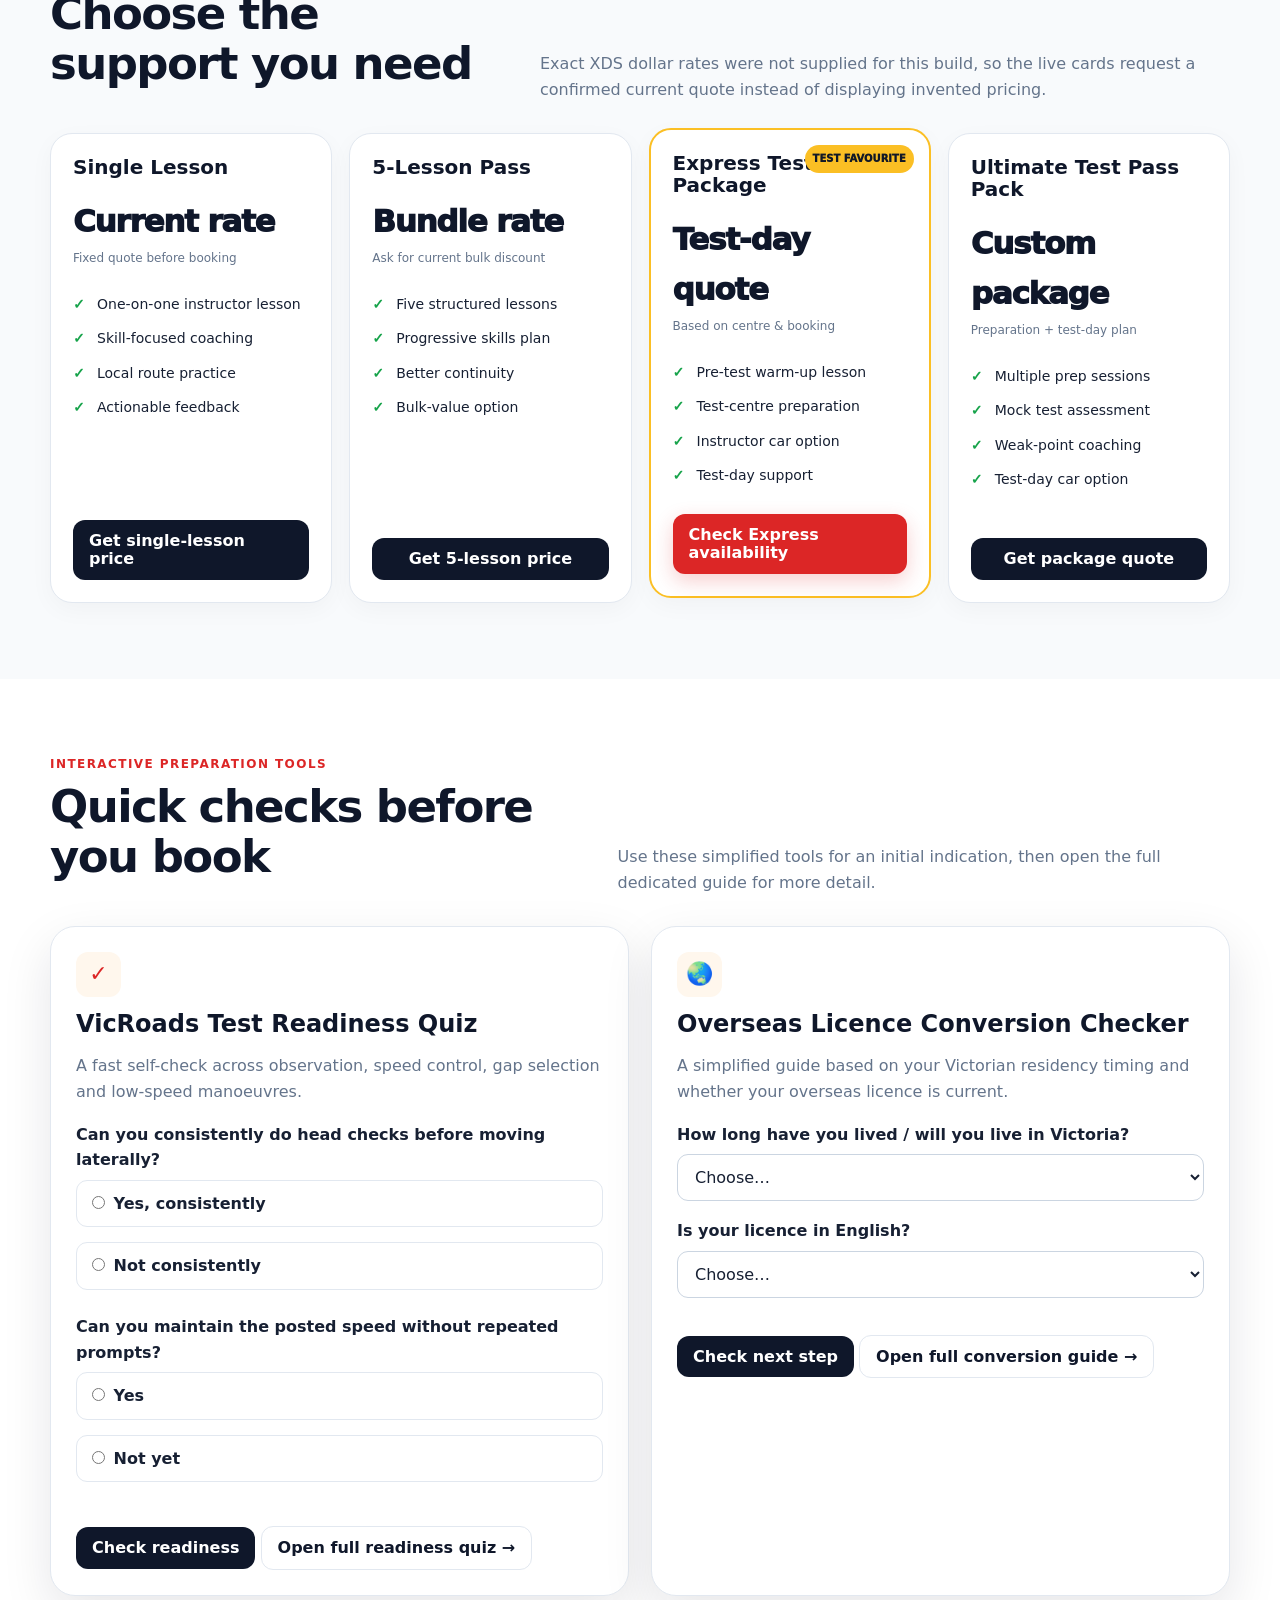
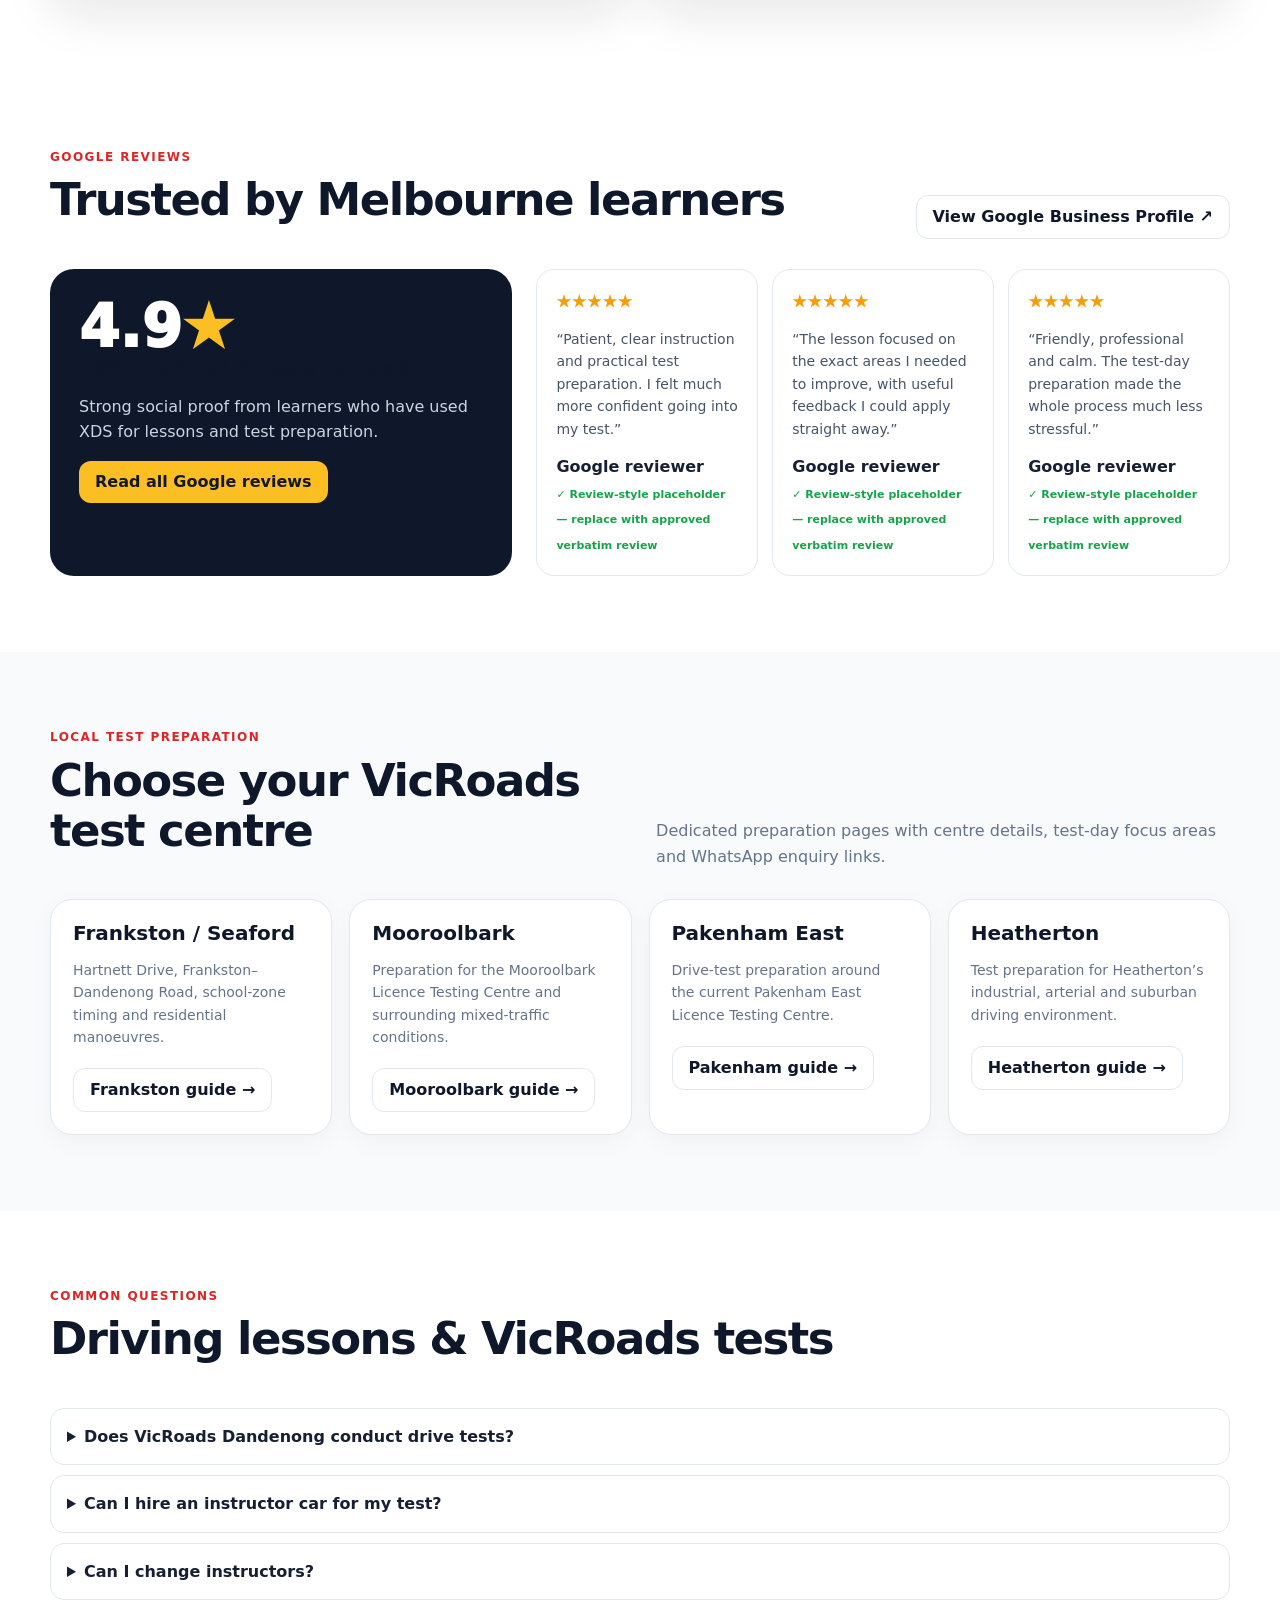
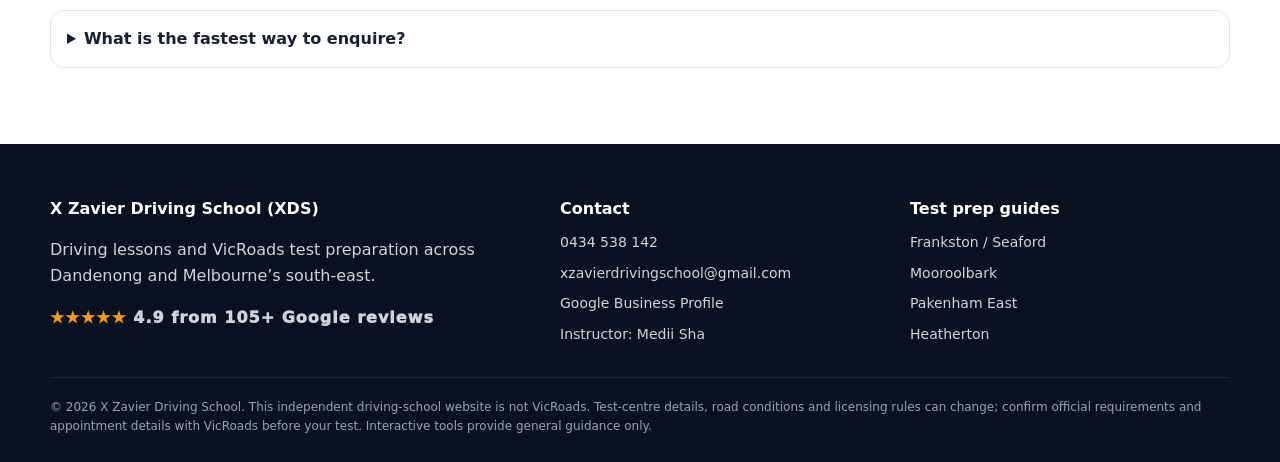
<file: chatgpthome.html>
<!doctype html>
<html lang="en-AU">
<head>
  <meta charset="utf-8">
  <meta name="viewport" content="width=device-width, initial-scale=1, viewport-fit=cover">
  <meta name="theme-color" content="#0f172a">
  <meta name="description" content="X Zavier Driving School (XDS) — driving instructor Dandenong and VicRoads drive test preparation for Frankston, Mooroolbark, Pakenham East and Heatherton. 4.9★ from 105+ Google reviews.">
  <meta name="robots" content="index,follow,max-image-preview:large">
  <meta property="og:type" content="website">
  <meta property="og:title" content="X Zavier Driving School | Driving Instructor Dandenong & VicRoads Test Specialists">
  <meta property="og:description" content="VicRoads test preparation, driving lessons and test-day car hire with accredited instructors across Melbourne's south-east.">
  <meta property="og:locale" content="en_AU">
  <title>X Zavier Driving School | Driving Instructor Dandenong & VicRoads Test Specialists</title>

  <style>
    :root{
      --navy:#0f172a;--navy2:#111c34;--red:#dc2626;--red2:#b91c1c;--gold:#fbbf24;
      --ink:#172033;--muted:#64748b;--line:#e2e8f0;--soft:#f8fafc;--white:#fff;
      --green:#16a34a;--shadow:0 18px 50px rgba(15,23,42,.10);--radius:22px;
      --header-h:76px;--max:1180px;
    }
    *{box-sizing:border-box}
    html{scroll-behavior:smooth;scroll-padding-top:96px}
    body{margin:0;font-family:Inter,ui-sans-serif,system-ui,-apple-system,BlinkMacSystemFont,"Segoe UI",sans-serif;color:var(--ink);background:#fff;line-height:1.6}
    a{color:inherit;text-decoration:none}
    button,input,select,textarea{font:inherit}
    button{cursor:pointer}
    img{max-width:100%}
    .container{width:min(var(--max),calc(100% - 36px));margin-inline:auto}
    .skip{position:absolute;left:-999px;top:6px;background:#fff;padding:10px 14px;z-index:999;border-radius:10px}.skip:focus{left:10px}

    .site-header{position:fixed;top:0;left:0;right:0;height:var(--header-h);z-index:1000;background:rgba(15,23,42,.97);backdrop-filter:blur(14px);border-bottom:1px solid rgba(255,255,255,.08)}
    .header-inner{height:100%;display:flex;align-items:center;gap:18px}
    .brand{display:flex;align-items:center;gap:11px;color:#fff;font-weight:900;letter-spacing:-.02em;white-space:nowrap}
    .logo-mark{display:grid;grid-template-columns:1fr 1fr;gap:3px;width:48px;height:48px;background:#fff;border-radius:12px;padding:5px;box-shadow:0 7px 20px rgba(0,0,0,.22)}
    .plate{display:grid;place-items:center;border-radius:7px;color:#111827;font-weight:950;font-size:18px;border:2px solid #111827;line-height:1}
    .plate.l{background:#facc15}.plate.p{background:#ef4444;color:#fff;border-color:#fff}
    .brand-text span{display:block;font-size:18px;line-height:1}.brand-text small{display:block;font-size:10px;letter-spacing:.12em;color:#cbd5e1;margin-top:4px}
    .nav{display:flex;align-items:center;gap:5px;margin-left:auto}.nav a{color:#dbeafe;font-size:14px;font-weight:750;padding:9px 10px;border-radius:9px}.nav a:hover,.nav a.active{background:rgba(255,255,255,.1);color:#fff}
    .header-actions{display:flex;align-items:center;gap:9px}.phone{color:#fff;font-weight:850;font-size:14px}.btn{display:inline-flex;align-items:center;justify-content:center;gap:8px;border:0;border-radius:12px;padding:12px 16px;font-weight:850;transition:.18s ease;line-height:1.1}.btn:hover{transform:translateY(-1px)}
    .btn-red{background:var(--red);color:#fff;box-shadow:0 7px 20px rgba(220,38,38,.22)}.btn-red:hover{background:var(--red2)}
    .btn-gold{background:var(--gold);color:#111827}.btn-white{background:#fff;color:var(--navy);border:1px solid var(--line)}.btn-ghost{background:transparent;color:#fff;border:1px solid rgba(255,255,255,.25)}
    .btn-dark{background:var(--navy);color:#fff}.btn-sm{padding:10px 13px;font-size:13px}
    .menu-btn{display:none;margin-left:auto;background:transparent;color:#fff;border:1px solid rgba(255,255,255,.2);border-radius:10px;padding:10px 12px;font-weight:800}

    main{padding-top:var(--header-h)}
    .view{display:none}.view.active{display:block;animation:fade .22s ease}@keyframes fade{from{opacity:.15}to{opacity:1}}
    .hero{background:radial-gradient(circle at 78% 18%,rgba(251,191,36,.14),transparent 24%),linear-gradient(135deg,#0f172a 0%,#15264b 100%);color:#fff;padding:78px 0 58px;overflow:hidden}
    .hero-grid{display:grid;grid-template-columns:1.14fr .86fr;gap:48px;align-items:center}.eyebrow{display:inline-flex;align-items:center;gap:8px;background:rgba(251,191,36,.12);border:1px solid rgba(251,191,36,.35);color:#fde68a;padding:7px 11px;border-radius:999px;font-size:12px;font-weight:900;letter-spacing:.07em;text-transform:uppercase}
    h1,h2,h3{line-height:1.12;margin-top:0;color:var(--navy)}h1{font-size:clamp(38px,5.6vw,68px);letter-spacing:-.045em;margin:19px 0 18px;color:#fff}h2{font-size:clamp(30px,4vw,45px);letter-spacing:-.035em;margin-bottom:13px}h3{font-size:20px;margin-bottom:9px}
    .hero p{font-size:18px;color:#dbeafe;max-width:720px}.hero-actions{display:flex;flex-wrap:wrap;gap:11px;margin:28px 0 24px}.trust-row{display:flex;flex-wrap:wrap;gap:9px}.trust-pill{background:rgba(255,255,255,.08);border:1px solid rgba(255,255,255,.12);padding:9px 11px;border-radius:999px;font-size:12px;font-weight:800;color:#eef2ff}
    .hero-card{background:#fff;color:var(--ink);border-radius:28px;padding:26px;box-shadow:0 28px 80px rgba(0,0,0,.28);position:relative}.hero-card:before{content:"";position:absolute;inset:10px -10px -10px 10px;border:2px solid rgba(251,191,36,.45);border-radius:28px;z-index:-1}.hero-card h2{font-size:25px}.hero-card p{font-size:14px;color:var(--muted)}
    .search-wrap{position:relative}.search-wrap input{width:100%;padding:15px 44px 15px 15px;border:1px solid var(--line);border-radius:13px;outline:none}.search-wrap input:focus{border-color:var(--gold);box-shadow:0 0 0 4px rgba(251,191,36,.16)}
    .search-results{margin:9px 0 0;padding:0;list-style:none;border:1px solid var(--line);border-radius:14px;overflow:hidden;display:none}.search-results.show{display:block}.search-results button{width:100%;text-align:left;border:0;background:#fff;padding:12px 13px;border-bottom:1px solid var(--line)}.search-results li:last-child button{border-bottom:0}.search-results button:hover{background:#fffbeb}.search-results strong{display:block}.search-results span{font-size:12px;color:var(--muted)}
    .mini-proof{display:flex;align-items:center;justify-content:space-between;gap:12px;background:#f8fafc;border-radius:14px;padding:13px;margin-top:14px}.stars{color:#f59e0b;letter-spacing:1px;font-weight:950}.rating{font-size:22px;font-weight:950;color:var(--navy)}

    .section{padding:76px 0}.section-alt{background:var(--soft)}.section-dark{background:var(--navy);color:#e2e8f0}.section-dark h2,.section-dark h3{color:#fff}.section-head{display:flex;align-items:end;justify-content:space-between;gap:24px;margin-bottom:30px}.section-head p{max-width:690px;color:var(--muted);margin:0}.section-dark .section-head p{color:#94a3b8}.kicker{font-size:12px;font-weight:900;letter-spacing:.12em;text-transform:uppercase;color:var(--red);margin-bottom:8px}
    .grid-5{display:grid;grid-template-columns:repeat(5,1fr);gap:14px}.benefit,.card{background:#fff;border:1px solid var(--line);border-radius:var(--radius);padding:22px;box-shadow:0 7px 24px rgba(15,23,42,.035)}.benefit .icon,.icon-box{width:45px;height:45px;display:grid;place-items:center;border-radius:12px;background:#fff7ed;color:var(--red);font-size:22px;margin-bottom:14px}.benefit p,.card p{color:var(--muted);font-size:14px;margin-bottom:0}
    .pricing-grid{display:grid;grid-template-columns:repeat(4,1fr);gap:17px}.price-card{position:relative;display:flex;flex-direction:column;min-height:350px}.price-card.featured{border:2px solid var(--gold);transform:translateY(-5px)}.price-card .tag{position:absolute;right:15px;top:15px;background:var(--gold);color:#111827;font-size:10px;font-weight:950;padding:6px 8px;border-radius:999px;text-transform:uppercase}.price{font-size:31px;font-weight:950;color:var(--navy);letter-spacing:-.04em;margin:10px 0 2px}.price-note{font-size:12px;color:var(--muted)}.features{padding:0;list-style:none;margin:19px 0 22px}.features li{font-size:14px;padding:6px 0 6px 24px;position:relative}.features li:before{content:"✓";position:absolute;left:0;color:var(--green);font-weight:950}.price-card .btn{margin-top:auto}
    .tools-grid{display:grid;grid-template-columns:1fr 1fr;gap:22px}.tool{background:#fff;border:1px solid var(--line);border-radius:25px;padding:25px;box-shadow:var(--shadow)}.tool h3{font-size:24px}.question{margin:17px 0}.question label{display:block;font-weight:850;margin-bottom:7px}.options{display:grid;gap:8px}.option{display:flex;gap:9px;align-items:flex-start;border:1px solid var(--line);border-radius:11px;padding:10px;background:#fff}.option:hover{border-color:#fbbf24}.result{display:none;margin-top:15px;padding:14px;border-radius:12px;background:#f8fafc;border-left:4px solid var(--gold)}.result.show{display:block}.select,input[type="number"],input[type="text"],input[type="email"],input[type="tel"],textarea{width:100%;padding:12px 13px;border:1px solid #cbd5e1;border-radius:11px;background:#fff;color:var(--ink)}

    .reviews-strip{background:#fff}.review-top{display:grid;grid-template-columns:.8fr 1.2fr;gap:24px;align-items:stretch}.review-score{background:var(--navy);color:#fff;border-radius:24px;padding:29px}.review-score .big{font-size:58px;line-height:1;font-weight:950}.review-score p{color:#cbd5e1}.review-cards{display:grid;grid-template-columns:repeat(3,1fr);gap:14px}.review{border:1px solid var(--line);border-radius:18px;padding:19px;background:#fff}.review p{font-size:14px;color:#475569}.review strong{display:block;margin-top:10px}.verified{font-size:11px;color:var(--green);font-weight:850}

    .page-hero{padding:64px 0 44px;background:linear-gradient(135deg,var(--navy),#1d3159);color:#fff}.page-hero h1{font-size:clamp(36px,5vw,58px);margin-bottom:15px}.page-hero p{color:#dbeafe;max-width:790px}.breadcrumbs{font-size:12px;color:#bfdbfe;margin-bottom:18px}.byline{display:flex;flex-wrap:wrap;gap:8px;margin-top:20px}.byline span,.byline a{font-size:12px;font-weight:800;padding:8px 10px;border-radius:999px;background:rgba(255,255,255,.09);border:1px solid rgba(255,255,255,.12)}
    .content-grid{display:grid;grid-template-columns:minmax(0,1fr) 310px;gap:28px;align-items:start}.prose section{padding:0 0 30px;margin-bottom:30px;border-bottom:1px solid var(--line)}.prose section:last-child{border-bottom:0}.prose ul,.prose ol{padding-left:22px}.prose li{margin:7px 0}.info-box{background:#eff6ff;border:1px solid #bfdbfe;border-radius:17px;padding:18px;margin:18px 0}.warning{background:#fff7ed;border-color:#fed7aa}.success{background:#f0fdf4;border-color:#bbf7d0}.road-grid{display:grid;grid-template-columns:1fr 1fr;gap:14px}.road{border:1px solid var(--line);border-radius:16px;padding:18px}.road .speed{display:inline-block;background:#fee2e2;color:#991b1b;font-weight:900;border-radius:999px;padding:4px 8px;font-size:12px}.sidebar{position:sticky;top:96px}.side-card{border:1px solid var(--line);border-radius:19px;padding:19px;margin-bottom:15px}.side-card strong{display:block;font-size:18px}.side-card p{font-size:13px;color:var(--muted)}
    .table-wrap{overflow:auto;border:1px solid var(--line);border-radius:16px}table{border-collapse:collapse;width:100%;min-width:640px}th,td{padding:13px 14px;border-bottom:1px solid var(--line);text-align:left;vertical-align:top}th{background:#f8fafc;color:var(--navy);font-size:13px}td{font-size:14px}tr:last-child td{border-bottom:0}
    .step-list{display:grid;gap:12px;counter-reset:step}.step{counter-increment:step;border:1px solid var(--line);border-radius:16px;padding:17px 17px 17px 61px;position:relative}.step:before{content:counter(step);position:absolute;left:17px;top:16px;width:31px;height:31px;border-radius:50%;display:grid;place-items:center;background:var(--navy);color:#fff;font-weight:900}

    .faq{display:grid;gap:10px}.faq details{border:1px solid var(--line);border-radius:14px;padding:0 16px;background:#fff}.faq summary{font-weight:850;cursor:pointer;padding:15px 0}.faq p{color:var(--muted);font-size:14px}
    footer{background:#08111f;color:#cbd5e1;padding:52px 0 26px}.footer-grid{display:grid;grid-template-columns:1.2fr .8fr .8fr;gap:30px}.footer-title{color:#fff;font-weight:900;margin-bottom:10px}.footer-links{display:grid;gap:8px;font-size:14px}.footer-links a:hover{color:#fff}.fineprint{border-top:1px solid rgba(255,255,255,.08);padding-top:20px;margin-top:32px;font-size:12px;color:#94a3b8}

    .floating-wa{position:fixed;right:20px;bottom:20px;z-index:900;width:58px;height:58px;border-radius:50%;display:grid;place-items:center;background:#22c55e;color:#fff;font-size:27px;box-shadow:0 12px 35px rgba(34,197,94,.35);border:3px solid #fff}
    .modal{position:fixed;inset:0;background:rgba(2,6,23,.68);display:none;place-items:center;z-index:2000;padding:18px}.modal.open{display:grid}.modal-card{background:#fff;border-radius:24px;padding:24px;width:min(560px,100%);max-height:90vh;overflow:auto;position:relative}.modal-close{position:absolute;right:14px;top:14px;border:0;background:#f1f5f9;border-radius:9px;width:38px;height:38px;font-size:20px}.form-grid{display:grid;grid-template-columns:1fr 1fr;gap:12px}.form-field{margin-bottom:12px}.form-field label{display:block;font-weight:800;font-size:13px;margin-bottom:5px}.full{grid-column:1/-1}
    .notice{font-size:12px;color:var(--muted);margin-top:9px}.muted{color:var(--muted)}.center{text-align:center}.mt-0{margin-top:0}.mt-2{margin-top:20px}.hidden{display:none!important}

    @media(max-width:1050px){.nav{display:none}.header-actions .phone{display:none}.grid-5{grid-template-columns:repeat(3,1fr)}.pricing-grid{grid-template-columns:1fr 1fr}.review-cards{grid-template-columns:1fr}.review-top{grid-template-columns:.65fr 1.35fr}}
    @media(max-width:767px){:root{--header-h:68px}.container{width:min(100% - 24px,var(--max))}.site-header{height:68px}.brand-text{display:none}.logo-mark{width:43px;height:43px}.header-actions{margin-left:auto}.header-actions .btn{padding:10px 11px;font-size:12px}.menu-btn{display:block;margin-left:0}.nav.mobile-open{display:flex;position:absolute;top:68px;left:0;right:0;background:#0f172a;flex-direction:column;align-items:stretch;padding:10px 12px 16px;border-top:1px solid rgba(255,255,255,.08)}.nav.mobile-open a{padding:12px}.hero{padding:52px 0 42px}.hero-grid,.tools-grid,.review-top,.content-grid,.footer-grid{grid-template-columns:1fr}.hero-grid{gap:28px}.hero-card:before{display:none}.section{padding:56px 0}.grid-5,.pricing-grid,.road-grid{grid-template-columns:1fr}.price-card.featured{transform:none}.review-cards{grid-template-columns:1fr}.section-head{align-items:start;flex-direction:column}.sidebar{position:static}.page-hero{padding:45px 0 33px}.form-grid{grid-template-columns:1fr}.full{grid-column:auto}.floating-wa{width:52px;height:52px;right:14px;bottom:14px}}
  </style>

  <script type="application/ld+json">
  {
    "@context":"https://schema.org",
    "@type":"DrivingSchool",
    "name":"X Zavier Driving School",
    "alternateName":"XDS",
    "telephone":"+61434538142",
    "email":"xzavierdrivingschool@gmail.com",
    "areaServed":["Dandenong","Frankston","Seaford","Mooroolbark","Pakenham","Pakenham East","Heatherton","Melbourne South East"],
    "aggregateRating":{"@type":"AggregateRating","ratingValue":"4.9","reviewCount":"105"},
    "sameAs":["https://share.google/PSBVWeY83VacVhKtu","https://www.facebook.com/meddii.sha/"],
    "description":"Driving lessons and VicRoads drive test preparation with ADI accredited instructors and 7+ years experience."
  }
  </script>
  <script type="application/ld+json">
  {
    "@context":"https://schema.org",
    "@type":"FAQPage",
    "mainEntity":[
      {"@type":"Question","name":"Does VicRoads Dandenong conduct drive tests?","acceptedAnswer":{"@type":"Answer","text":"XDS services learners in Dandenong, but this website does not advertise Dandenong as a drive test centre. Use the test-centre search for Frankston, Mooroolbark, Pakenham East or Heatherton."}},
      {"@type":"Question","name":"Can I use a driving school car for my VicRoads test?","acceptedAnswer":{"@type":"Answer","text":"Yes, subject to availability and the vehicle meeting VicRoads test requirements. XDS offers test-day car hire as part of selected preparation packages."}},
      {"@type":"Question","name":"How do I know if I am ready for the VicRoads drive test?","acceptedAnswer":{"@type":"Answer","text":"Use the XDS readiness quiz as a quick self-check, then book an instructor assessment for personalised feedback before your test."}}
    ]
  }
  </script>
</head>
<body>
<a class="skip" href="#main">Skip to content</a>
<header class="site-header">
  <div class="container header-inner">
    <a class="brand" href="#home" aria-label="X Zavier Driving School home">
      <span class="logo-mark" aria-hidden="true"><span class="plate l">L</span><span class="plate p">P</span></span>
      <span class="brand-text"><span>X Zavier Driving School</span><small>XDS • VICROADS TEST PREP</small></span>
    </a>
    <nav class="nav" id="mainNav" aria-label="Main navigation">
      <a href="#home" data-route="home">Home</a>
      <a href="#drive-test-frankston" data-route="drive-test-frankston">Frankston</a>
      <a href="#drive-test-mooroolbark" data-route="drive-test-mooroolbark">Mooroolbark</a>
      <a href="#drive-test-pakenham" data-route="drive-test-pakenham">Pakenham</a>
      <a href="#drive-test-heatherton" data-route="drive-test-heatherton">Heatherton</a>
      <a href="#readiness-quiz" data-route="readiness-quiz">Readiness Quiz</a>
      <a href="#licence-checker" data-route="licence-checker">Licence Checker</a>
    </nav>
    <div class="header-actions">
      <a class="phone" href="tel:0434538142">0434 538 142</a>
      <a class="btn btn-red btn-sm wa" data-message="Hi XDS, I'd like to enquire about driving lessons or VicRoads test preparation." href="#">WhatsApp</a>
      <button class="menu-btn" id="menuBtn" aria-controls="mainNav" aria-expanded="false">Menu</button>
    </div>
  </div>
</header>

<main id="main">
  <!-- HOME -->
  <div class="view" data-view="home">
    <section class="hero">
      <div class="container hero-grid">
        <div>
          <div class="eyebrow">★ 4.9 rating • 105+ verified Google reviews</div>
          <h1>Driving Instructor Dandenong &amp; VicRoads Test Specialists</h1>
          <p>Build safe driving skills, prepare for the exact demands of your VicRoads test and arrive with a clear plan. XDS supports learners across Dandenong and Melbourne’s south-east with accredited instruction and test-day preparation.</p>
          <div class="hero-actions">
            <a class="btn btn-red wa" data-message="Hi XDS, I'm looking for driving lessons in the Dandenong area. Can you help me choose the right lesson or test package?" href="#">WhatsApp XDS</a>
            <button class="btn btn-ghost open-modal">Contact Form</button>
          </div>
          <div class="trust-row">
            <span class="trust-pill">✓ VicRoads ADI Accredited Instructors</span>
            <span class="trust-pill">✓ 7+ Years Experience</span>
            <span class="trust-pill">✓ Test-Day Car Options</span>
            <span class="trust-pill">✓ Flexible Instructor Options</span>
          </div>
        </div>
        <aside class="hero-card" aria-label="VicRoads test centre finder">
          <div class="kicker">Test centre finder</div>
          <h2>Where is your drive test?</h2>
          <p>Start typing your centre or suburb and jump straight to the relevant XDS preparation guide.</p>
          <div class="search-wrap">
            <input id="centreSearch" type="search" placeholder="Try Frankston, Mooroolbark…" autocomplete="off" aria-label="Search VicRoads test centres">
            <ul class="search-results" id="centreResults"></ul>
          </div>
          <div class="mini-proof">
            <div><div class="stars">★★★★★</div><strong>Google Reviews</strong></div>
            <div class="center"><div class="rating">4.9</div><small class="muted">105+ reviews</small></div>
          </div>
          <p class="notice"><strong>Dandenong learners:</strong> XDS services Dandenong as an instructor area; we do not list Dandenong as a drive-test centre.</p>
        </aside>
      </div>
    </section>

    <section class="section">
      <div class="container">
        <div class="section-head"><div><div class="kicker">Why XDS</div><h2>More control over how you learn</h2></div><p>Designed around real learner needs: flexible instructors, easy planning, test-day support and straightforward package options.</p></div>
        <div class="grid-5">
          <article class="benefit"><div class="icon">↔</div><h3>Flexible Instructor Options</h3><p>Change instructors anytime if you need a different teaching style or schedule.</p></article>
          <article class="benefit"><div class="icon">◷</div><h3>Convenient Online Booking</h3><p>Manage lesson enquiries 24/7 and organise times that fit your week.</p></article>
          <article class="benefit"><div class="icon">✓</div><h3>Stress-Free Test Package</h3><p>Combine targeted pre-test practice with eligible test-day instructor car hire.</p></article>
          <article class="benefit"><div class="icon">🎁</div><h3>Gift Vouchers</h3><p>Give practical driving lesson credit to a learner, student or family member.</p></article>
          <article class="benefit"><div class="icon">$</div><h3>Transparent Pricing Options</h3><p>Choose single lessons or multi-lesson packages, with a confirmed quote before booking.</p></article>
        </div>
      </div>
    </section>

    <section class="section section-alt" id="packages">
      <div class="container">
        <div class="section-head"><div><div class="kicker">Lessons &amp; test packages</div><h2>Choose the support you need</h2></div><p>Exact XDS dollar rates were not supplied for this build, so the live cards request a confirmed current quote instead of displaying invented pricing.</p></div>
        <div class="pricing-grid">
          <article class="card price-card"><h3>Single Lesson</h3><div class="price">Current rate</div><div class="price-note">Fixed quote before booking</div><ul class="features"><li>One-on-one instructor lesson</li><li>Skill-focused coaching</li><li>Local route practice</li><li>Actionable feedback</li></ul><a class="btn btn-dark wa" data-message="Hi XDS, what is the current price and availability for a single driving lesson?" href="#">Get single-lesson price</a></article>
          <article class="card price-card"><h3>5-Lesson Pass</h3><div class="price">Bundle rate</div><div class="price-note">Ask for current bulk discount</div><ul class="features"><li>Five structured lessons</li><li>Progressive skills plan</li><li>Better continuity</li><li>Bulk-value option</li></ul><a class="btn btn-dark wa" data-message="Hi XDS, I'd like the current price for the 5-Lesson Pass and available bulk discount." href="#">Get 5-lesson price</a></article>
          <article class="card price-card featured"><span class="tag">Test favourite</span><h3>Express Test Package</h3><div class="price">Test-day quote</div><div class="price-note">Based on centre &amp; booking</div><ul class="features"><li>Pre-test warm-up lesson</li><li>Test-centre preparation</li><li>Instructor car option</li><li>Test-day support</li></ul><a class="btn btn-red wa" data-message="Hi XDS, I want an Express Test Package. My test centre is [centre] and my test date/time is [date/time]. Please send the current price and availability." href="#">Check Express availability</a></article>
          <article class="card price-card"><h3>Ultimate Test Pass Pack</h3><div class="price">Custom package</div><div class="price-note">Preparation + test-day plan</div><ul class="features"><li>Multiple prep sessions</li><li>Mock test assessment</li><li>Weak-point coaching</li><li>Test-day car option</li></ul><a class="btn btn-dark wa" data-message="Hi XDS, please quote the Ultimate Test Pass Pack. I want a full preparation plan before my VicRoads drive test." href="#">Get package quote</a></article>
        </div>
      </div>
    </section>

    <section class="section" id="tools">
      <div class="container">
        <div class="section-head"><div><div class="kicker">Interactive preparation tools</div><h2>Quick checks before you book</h2></div><p>Use these simplified tools for an initial indication, then open the full dedicated guide for more detail.</p></div>
        <div class="tools-grid">
          <article class="tool">
            <div class="icon-box">✓</div><h3>VicRoads Test Readiness Quiz</h3><p class="muted">A fast self-check across observation, speed control, gap selection and low-speed manoeuvres.</p>
            <div class="question"><label>Can you consistently do head checks before moving laterally?</label><div class="options"><label class="option"><input type="radio" name="mini-q1" value="1"> Yes, consistently</label><label class="option"><input type="radio" name="mini-q1" value="0"> Not consistently</label></div></div>
            <div class="question"><label>Can you maintain the posted speed without repeated prompts?</label><div class="options"><label class="option"><input type="radio" name="mini-q2" value="1"> Yes</label><label class="option"><input type="radio" name="mini-q2" value="0"> Not yet</label></div></div>
            <button class="btn btn-dark" id="miniQuizBtn">Check readiness</button>
            <div class="result" id="miniQuizResult"></div>
            <a class="btn btn-white mt-2" href="#readiness-quiz">Open full readiness quiz →</a>
          </article>
          <article class="tool">
            <div class="icon-box">🌏</div><h3>Overseas Licence Conversion Checker</h3><p class="muted">A simplified guide based on your Victorian residency timing and whether your overseas licence is current.</p>
            <div class="question"><label for="miniMonths">How long have you lived / will you live in Victoria?</label><select class="select" id="miniMonths"><option value="">Choose…</option><option value="under">Less than 6 months</option><option value="over">6 months or more</option></select></div>
            <div class="question"><label for="miniEnglish">Is your licence in English?</label><select class="select" id="miniEnglish"><option value="">Choose…</option><option value="yes">Yes</option><option value="no">No</option></select></div>
            <button class="btn btn-dark" id="miniLicenceBtn">Check next step</button>
            <div class="result" id="miniLicenceResult"></div>
            <a class="btn btn-white mt-2" href="#licence-checker">Open full conversion guide →</a>
          </article>
        </div>
      </div>
    </section>

    <section class="section reviews-strip" id="reviews">
      <div class="container">
        <div class="section-head"><div><div class="kicker">Google reviews</div><h2>Trusted by Melbourne learners</h2></div><a class="btn btn-white" href="https://share.google/PSBVWeY83VacVhKtu" target="_blank" rel="noopener">View Google Business Profile ↗</a></div>
        <div class="review-top">
          <div class="review-score"><div class="big">4.9<span style="color:#fbbf24">★</span></div><h3>105+ verified Google reviews</h3><p>Strong social proof from learners who have used XDS for lessons and test preparation.</p><a class="btn btn-gold" href="https://share.google/PSBVWeY83VacVhKtu" target="_blank" rel="noopener">Read all Google reviews</a></div>
          <div class="review-cards">
            <article class="review"><div class="stars">★★★★★</div><p>“Patient, clear instruction and practical test preparation. I felt much more confident going into my test.”</p><strong>Google reviewer</strong><span class="verified">✓ Review-style placeholder — replace with approved verbatim review</span></article>
            <article class="review"><div class="stars">★★★★★</div><p>“The lesson focused on the exact areas I needed to improve, with useful feedback I could apply straight away.”</p><strong>Google reviewer</strong><span class="verified">✓ Review-style placeholder — replace with approved verbatim review</span></article>
            <article class="review"><div class="stars">★★★★★</div><p>“Friendly, professional and calm. The test-day preparation made the whole process much less stressful.”</p><strong>Google reviewer</strong><span class="verified">✓ Review-style placeholder — replace with approved verbatim review</span></article>
          </div>
        </div>
      </div>
    </section>

    <section class="section section-alt">
      <div class="container">
        <div class="section-head"><div><div class="kicker">Local test preparation</div><h2>Choose your VicRoads test centre</h2></div><p>Dedicated preparation pages with centre details, test-day focus areas and WhatsApp enquiry links.</p></div>
        <div class="pricing-grid">
          <article class="card"><h3>Frankston / Seaford</h3><p>Hartnett Drive, Frankston–Dandenong Road, school-zone timing and residential manoeuvres.</p><a class="btn btn-white mt-2" href="#drive-test-frankston">Frankston guide →</a></article>
          <article class="card"><h3>Mooroolbark</h3><p>Preparation for the Mooroolbark Licence Testing Centre and surrounding mixed-traffic conditions.</p><a class="btn btn-white mt-2" href="#drive-test-mooroolbark">Mooroolbark guide →</a></article>
          <article class="card"><h3>Pakenham East</h3><p>Drive-test preparation around the current Pakenham East Licence Testing Centre.</p><a class="btn btn-white mt-2" href="#drive-test-pakenham">Pakenham guide →</a></article>
          <article class="card"><h3>Heatherton</h3><p>Test preparation for Heatherton’s industrial, arterial and suburban driving environment.</p><a class="btn btn-white mt-2" href="#drive-test-heatherton">Heatherton guide →</a></article>
        </div>
      </div>
    </section>

    <section class="section">
      <div class="container">
        <div class="section-head"><div><div class="kicker">Common questions</div><h2>Driving lessons &amp; VicRoads tests</h2></div></div>
        <div class="faq">
          <details><summary>Does VicRoads Dandenong conduct drive tests?</summary><p>XDS services learners in Dandenong, but this site intentionally does not create a Dandenong drive-test landing page. Use the centre finder for Frankston, Mooroolbark, Pakenham East or Heatherton test preparation.</p></details>
          <details><summary>Can I hire an instructor car for my test?</summary><p>Ask XDS about test-day vehicle availability for your centre and booking time. The vehicle must meet VicRoads requirements on the day.</p></details>
          <details><summary>Can I change instructors?</summary><p>Yes. Flexible instructor options are part of the XDS service approach, subject to scheduling and service-area availability.</p></details>
          <details><summary>What is the fastest way to enquire?</summary><p>WhatsApp is the primary enquiry channel on this site. Include your suburb, test centre (if booked), date/time and current experience level.</p></details>
        </div>
      </div>
    </section>
  </div>

  <!-- FRANKSTON -->
  <div class="view" data-view="drive-test-frankston">
    <section class="page-hero"><div class="container"><div class="breadcrumbs"><a href="#home">Home</a> / Drive Test Frankston</div><div class="eyebrow">VicRoads test-centre guide</div><h1>Drive Test Frankston: Seaford Test Preparation Guide</h1><p>Scannable, local preparation for the Frankston Customer Service Centre at 71 Hartnett Drive, Seaford — including stage expectations, common fail points and vehicle checks.</p><div class="byline"><span>Reviewed by Accredited Instructor</span><a href="https://www.facebook.com/meddii.sha/" target="_blank" rel="noopener">Instructor: Medii Sha ↗</a><span>7+ Years Experience</span></div></div></section>
    <section class="section"><div class="container content-grid"><article class="prose">
      <section><div class="kicker">Centre details</div><h2>VicRoads Frankston / Seaford</h2><ul><li><strong>Location:</strong> 71 Hartnett Dr, Seaford VIC 3198.</li><li><strong>Hours:</strong> Monday to Friday, 8:30 am–4:30 pm.</li><li><strong>Public transport:</strong> Peninsula Bvd/Hartnett Dr bus stop (about 4 min walk) and Lorna St/Klauer St bus stop (about 6 min walk).</li><li><strong>Routes noted for access:</strong> 779 and 901, plus connections with the Frankston train line.</li></ul><div class="info-box"><strong>Plan to arrive early.</strong> Leave enough time for parking, document checks and settling into the car before the assessment.</div></section>
      <section><div class="kicker">Test format</div><h2>What the drive test assesses</h2><p>The Victorian drive test is assessed across two stages. Serious errors are classed as <strong>critical errors</strong> or <strong>immediate termination errors</strong>. An immediate termination error ends the test immediately.</p><div class="road-grid"><div class="road"><h3>Stage 1 • roughly 10 minutes</h3><ul><li>Basic vehicle control.</li><li>Low-speed driving tasks.</li><li>One low-speed manoeuvre such as a reverse parallel park or three-point turn when directed.</li><li>Observation, signalling, positioning and safe decision making.</li></ul></div><div class="road"><h3>Stage 2 • roughly 20 minutes</h3><ul><li>Busier traffic conditions.</li><li>Lane changes and merging.</li><li>More complex intersections.</li><li>Higher-speed roads where suitable.</li><li>Independent, consistent safety decisions.</li></ul></div></div><div class="warning info-box"><strong>Important:</strong> Do not plan around a “15 minor faults allowed” rule as though all faults are equal. VicRoads formally distinguishes critical errors and immediate termination errors, alongside other assessed task items. Your safest target is consistent, low-risk driving rather than counting faults.</div></section>
      <section><div class="kicker">Pre-drive safety</div><h2>Vehicle safety-check checklist</h2><ul><li>Horn operates correctly.</li><li>Indicators and hazard lights work.</li><li>Wipers and washers function.</li><li>Brake lights are operational.</li><li>Front and rear demisters work.</li><li>Doors and boot close securely.</li><li>Seat belts and mirrors are serviceable.</li><li>Tyres appear roadworthy and properly inflated.</li><li>Vehicle can be started safely with transmission in neutral/park as applicable.</li></ul></section>
      <section><div class="kicker">Local roads &amp; fail points</div><h2>Frankston-area roads worth practising</h2><div class="road-grid">
        <article class="road"><span class="speed">60 km/h area</span><h3>1. Hartnett Drive</h3><p>Expect an immediate need to read traffic, lane position and roundabout conditions soon after leaving the VicRoads driveway. Practise smooth observation before committing.</p></article>
        <article class="road"><span class="speed">80 km/h sections</span><h3>2. Frankston–Dandenong Road</h3><p>Focus on high-speed gap selection, safe lane changes, mirror/head-check sequence and reaching an appropriate traffic speed without rushing.</p></article>
        <article class="road"><span class="speed">60 / school-zone changes</span><h3>3. Klauer Street &amp; Seaford Road</h3><p>Watch posted limits closely, especially time-based school-zone signs. Change speed at the sign, not well before or after it.</p></article>
        <article class="road"><span class="speed">40–50 km/h streets</span><h3>4. Galway Street &amp; Hadley Street</h3><p>Narrow residential conditions can test road position, observation and low-speed manoeuvre control. Keep clearance conservative and scan for parked-car hazards.</p></article>
      </div><p class="notice">Road conditions, signage and actual test routes can change. XDS preparation focuses on transferable skills rather than promising a fixed route.</p></section>
      <section><div class="kicker">Errors</div><h2>Immediate termination vs critical errors</h2><div class="road-grid"><div class="road"><h3>Immediate termination examples</h3><ul><li>Creating a situation where another road user must take evasive action to avoid a collision.</li><li>Mounting the kerb while driving.</li><li>Exceeding the speed limit by 5 km/h or more.</li><li>Exceeding the speed limit by any amount for a sustained period.</li><li>Other behaviour that puts road users at risk.</li></ul></div><div class="road"><h3>Critical errors</h3><p>Critical errors are serious driving mistakes recorded during the assessment but do not automatically end the test in the same way as an immediate termination error. Multiple or serious errors can lead to an unsuccessful result.</p><ul><li>Build routines for observation and signalling.</li><li>Use safe gaps, not pressured gaps.</li><li>Correct speed early and smoothly.</li><li>Maintain lane discipline and vehicle control.</li></ul></div></div></section>
      <section><div class="kicker">Your test car</div><h2>Personal car vs XDS instructor car</h2><div class="table-wrap"><table><thead><tr><th>Check</th><th>Personal vehicle</th><th>Instructor vehicle</th></tr></thead><tbody><tr><td>Registration / roadworthiness</td><td>You must ensure it is current and suitable.</td><td>Confirm with XDS when booking.</td></tr><tr><td>Lights, tyres, mirrors, demisters</td><td>Inspect before test day.</td><td>Instructor-prepared, but still subject to day-of-test checks.</td></tr><tr><td>Familiarity</td><td>Practise in the exact car beforehand.</td><td>Book prep time in the same or similar instructor car where possible.</td></tr><tr><td>Test-day logistics</td><td>You organise arrival, supervising driver and vehicle.</td><td>Ask about a combined warm-up + car-hire package.</td></tr></tbody></table></div><div class="success info-box"><strong>Instructor:</strong> <a href="https://www.facebook.com/meddii.sha/" target="_blank" rel="noopener"><u>Medii Sha</u></a>. For Frankston test-day availability, send your booked date, time and licence stage by WhatsApp.</div></section>
    </article><aside class="sidebar"><div class="side-card"><strong>Frankston test booked?</strong><p>Send the date and time for a tailored prep recommendation and car availability.</p><a class="btn btn-red wa" data-message="Hi XDS, I have a Frankston/Seaford VicRoads drive test booked for [date/time]. I'd like a prep lesson and test-day car availability." href="#">WhatsApp Frankston enquiry</a></div><div class="side-card"><strong>Not sure you’re ready?</strong><p>Run the XDS readiness quiz first.</p><a class="btn btn-white" href="#readiness-quiz">Take readiness quiz</a></div></aside></div></section>
  </div>

  <!-- GENERIC CENTRE PAGES -->
  <div class="view" data-view="drive-test-mooroolbark">
    <section class="page-hero"><div class="container"><div class="breadcrumbs"><a href="#home">Home</a> / Drive Test Mooroolbark</div><div class="eyebrow">VicRoads test-centre preparation</div><h1>Drive Test Mooroolbark Preparation</h1><p>Targeted lessons for learners testing at the Mooroolbark Licence Testing Centre, with emphasis on observation, speed changes, lane discipline and confident suburban decision making.</p><div class="byline"><span>Reviewed by Accredited Instructor</span><a href="https://www.facebook.com/meddii.sha/" target="_blank" rel="noopener">Instructor: Medii Sha ↗</a></div></div></section>
    <section class="section"><div class="container content-grid"><article class="prose"><section><h2>Mooroolbark test-day focus</h2><div class="info-box"><strong>Centre:</strong> Mooroolbark Licence Testing Centre is listed at Shop 1, 191 Hull Rd, Mooroolbark VIC 3138. Appointment requirements and services can change, so confirm your booking details with VicRoads.</div><ul><li>Practise transitions between local streets and busier roads.</li><li>Make speed changes exactly where signs apply.</li><li>Use mirror–signal–head-check routines before lateral movement.</li><li>Scan early for pedestrians, cyclists, parked-car doors and turning traffic.</li><li>Practise low-speed manoeuvres without rushing.</li></ul></section><section><h2>Your preparation plan</h2><div class="step-list"><div class="step"><strong>Baseline assessment.</strong> Identify observation, speed, positioning and gap-selection weaknesses.</div><div class="step"><strong>Local-area practice.</strong> Apply safe routines in roads similar to the test environment.</div><div class="step"><strong>Mock assessment.</strong> Drive with minimal coaching and debrief the errors.</div><div class="step"><strong>Test-day warm-up.</strong> Settle nerves and refresh the highest-risk skills.</div></div></section></article><aside class="sidebar"><div class="side-card"><strong>Mooroolbark booking?</strong><p>Send your date/time and experience level.</p><a class="btn btn-red wa" data-message="Hi XDS, I have a Mooroolbark VicRoads drive test booked for [date/time]. Can you recommend preparation lessons and confirm availability?" href="#">WhatsApp Mooroolbark enquiry</a></div></aside></div></section>
  </div>

  <div class="view" data-view="drive-test-pakenham">
    <section class="page-hero"><div class="container"><div class="breadcrumbs"><a href="#home">Home</a> / Drive Test Pakenham</div><div class="eyebrow">Pakenham East licence testing</div><h1>Drive Test Pakenham: Pakenham East Preparation</h1><p>Current drive-test preparation for Pakenham learners, centred on the Pakenham East Licence Testing Centre rather than the separate customer service centre due to open later in 2026.</p><div class="byline"><span>Reviewed by Accredited Instructor</span><a href="https://www.facebook.com/meddii.sha/" target="_blank" rel="noopener">Instructor: Medii Sha ↗</a></div></div></section>
    <section class="section"><div class="container content-grid"><article class="prose"><section><h2>Current testing location</h2><div class="info-box"><strong>Pakenham East Licence Testing Centre:</strong> 129 Treloar Lane, Pakenham East VIC 3810. VicRoads currently lists Monday–Friday hours of 8:30 am–4:30 pm.</div><div class="warning info-box"><strong>Do not confuse locations:</strong> VicRoads also lists a Pakenham Customer Service Centre at 33 Exchange Drive as opening in November 2026. Check your confirmation for the exact location of your appointment.</div></section><section><h2>Skills to sharpen before test day</h2><ul><li>Roundabout approach speed and give-way decisions.</li><li>Safe lane changes using mirrors, signals and head checks.</li><li>Reading changing speed environments without prompting.</li><li>Maintaining safe following distance at suburban speeds.</li><li>Low-speed manoeuvres with continuous observation.</li></ul></section><section><h2>Best way to prepare</h2><p>Book at least one assessment lesson early enough to fix habits rather than only doing a last-minute route drive. A mock test is most useful when your instructor can remain mostly silent and assess your independent decisions.</p></section></article><aside class="sidebar"><div class="side-card"><strong>Pakenham East test?</strong><p>Send your test date/time and whether you need an instructor car.</p><a class="btn btn-red wa" data-message="Hi XDS, my drive test is at Pakenham East on [date/time]. I need [prep lesson/test-day car/both]. Please confirm availability and price." href="#">WhatsApp Pakenham enquiry</a></div></aside></div></section>
  </div>

  <div class="view" data-view="drive-test-heatherton">
    <section class="page-hero"><div class="container"><div class="breadcrumbs"><a href="#home">Home</a> / Drive Test Heatherton</div><div class="eyebrow">VicRoads test-centre preparation</div><h1>Drive Test Heatherton Preparation</h1><p>Prepare for the mix of industrial roads, suburban streets and busier traffic around Heatherton with repeatable observation and decision-making routines.</p><div class="byline"><span>Reviewed by Accredited Instructor</span><a href="https://www.facebook.com/meddii.sha/" target="_blank" rel="noopener">Instructor: Medii Sha ↗</a></div></div></section>
    <section class="section"><div class="container content-grid"><article class="prose"><section><h2>Heatherton centre details</h2><div class="info-box"><strong>VicRoads Heatherton Customer Service Centre:</strong> 77 Corporate Drive, Heatherton VIC 3202. Current published hours are Monday–Friday, 8:30 am–4:30 pm.</div></section><section><h2>High-value practice areas</h2><div class="road-grid"><div class="road"><h3>Industrial-road awareness</h3><p>Scan for trucks, driveways, loading movements and vehicles emerging from commercial properties.</p></div><div class="road"><h3>Lane discipline</h3><p>Plan lane changes early and complete a full mirror–signal–head-check sequence.</p></div><div class="road"><h3>Speed control</h3><p>Read signs actively and adjust smoothly while maintaining traffic flow.</p></div><div class="road"><h3>Residential observation</h3><p>Expect parked vehicles, pedestrians, cyclists and concealed driveways.</p></div></div></section><section><h2>Test-day checklist</h2><ul><li>Bring the required licence / learner documentation.</li><li>Confirm the vehicle is compliant before leaving home.</li><li>Arrive with enough time to avoid rushing.</li><li>Use a short warm-up to settle into smooth, independent driving.</li></ul></section></article><aside class="sidebar"><div class="side-card"><strong>Heatherton test booked?</strong><p>Ask XDS about a centre-specific prep session.</p><a class="btn btn-red wa" data-message="Hi XDS, I have a Heatherton VicRoads drive test booked for [date/time]. Can I book test preparation and check instructor-car availability?" href="#">WhatsApp Heatherton enquiry</a></div></aside></div></section>
  </div>

  <!-- QUIZ -->
  <div class="view" data-view="readiness-quiz">
    <section class="page-hero"><div class="container"><div class="breadcrumbs"><a href="#home">Home</a> / Test Readiness Quiz</div><div class="eyebrow">Free learner tool</div><h1>VicRoads Test Readiness Quiz</h1><p>A practical self-check for the habits that matter on a Victorian drive test. This is not an official VicRoads test and does not guarantee a pass.</p><div class="byline"><span>Reviewed by Accredited Instructor</span><a href="https://www.facebook.com/meddii.sha/" target="_blank" rel="noopener">Instructor: Medii Sha ↗</a></div></div></section>
    <section class="section"><div class="container" style="max-width:860px"><article class="tool"><h2 class="mt-0">How test-ready are you?</h2><p class="muted">Answer based on what you can do <strong>consistently without instructor prompts</strong>.</p><form id="fullQuiz">
      <div class="question"><label>1. Before changing lanes or moving away from the kerb, do you complete mirrors, signal and a clear head check?</label><div class="options"><label class="option"><input type="radio" name="q1" value="2"> Consistently</label><label class="option"><input type="radio" name="q1" value="1"> Usually</label><label class="option"><input type="radio" name="q1" value="0"> Not yet</label></div></div>
      <div class="question"><label>2. Can you identify and obey speed-limit changes without reminders?</label><div class="options"><label class="option"><input type="radio" name="q2" value="2"> Consistently</label><label class="option"><input type="radio" name="q2" value="1"> Usually</label><label class="option"><input type="radio" name="q2" value="0"> Not yet</label></div></div>
      <div class="question"><label>3. Can you choose safe gaps at roundabouts, intersections and when merging without being rushed?</label><div class="options"><label class="option"><input type="radio" name="q3" value="2"> Consistently</label><label class="option"><input type="radio" name="q3" value="1"> Usually</label><label class="option"><input type="radio" name="q3" value="0"> Not yet</label></div></div>
      <div class="question"><label>4. Can you reverse parallel park or complete a three-point turn with controlled speed and continuous observation?</label><div class="options"><label class="option"><input type="radio" name="q4" value="2"> Consistently</label><label class="option"><input type="radio" name="q4" value="1"> Usually</label><label class="option"><input type="radio" name="q4" value="0"> Not yet</label></div></div>
      <div class="question"><label>5. Do you keep a safe following distance and scan well ahead for hazards?</label><div class="options"><label class="option"><input type="radio" name="q5" value="2"> Consistently</label><label class="option"><input type="radio" name="q5" value="1"> Usually</label><label class="option"><input type="radio" name="q5" value="0"> Not yet</label></div></div>
      <div class="question"><label>6. Can you drive for 20–30 minutes with minimal or no coaching?</label><div class="options"><label class="option"><input type="radio" name="q6" value="2"> Yes</label><label class="option"><input type="radio" name="q6" value="1"> Mostly</label><label class="option"><input type="radio" name="q6" value="0"> Not yet</label></div></div>
      <button class="btn btn-red" type="submit">Calculate my readiness</button></form><div class="result" id="fullQuizResult"></div></article></div></section>
  </div>

  <!-- LICENCE CHECKER -->
  <div class="view" data-view="licence-checker">
    <section class="page-hero"><div class="container"><div class="breadcrumbs"><a href="#home">Home</a> / Overseas Licence Conversion Checker</div><div class="eyebrow">Victoria conversion guide</div><h1>Overseas Licence Conversion Checker</h1><p>Understand the likely next step for converting an overseas car licence in Victoria. Exact requirements depend on your issuing country, age, first-licence age and driving experience.</p><div class="byline"><span>Reviewed by Accredited Instructor</span><span>Always confirm final requirements with VicRoads</span></div></div></section>
    <section class="section"><div class="container content-grid"><article class="prose"><section><h2>Quick conversion check</h2><div class="tool"><div class="form-grid"><div class="form-field"><label for="countryGroup">Licence country / recognition</label><select id="countryGroup" class="select"><option value="">Choose…</option><option value="recognised">I believe my country is recognised</option><option value="non">I believe my country is not recognised / unsure</option></select></div><div class="form-field"><label for="vicMonths">Living in Victoria</label><select id="vicMonths" class="select"><option value="">Choose…</option><option value="under">Less than 6 months</option><option value="over">6 months or more</option></select></div><div class="form-field"><label for="licenceCurrent">Overseas licence current?</label><select id="licenceCurrent" class="select"><option value="">Choose…</option><option value="yes">Yes</option><option value="no">No / expired</option></select></div><div class="form-field"><label for="licenceEnglish">Licence in English?</label><select id="licenceEnglish" class="select"><option value="">Choose…</option><option value="yes">Yes</option><option value="no">No</option></select></div></div><button id="fullLicenceBtn" class="btn btn-dark">Show likely next step</button><div class="result" id="fullLicenceResult"></div></div></section>
      <section><h2>Age &amp; experience: what affects the licence you receive?</h2><p>VicRoads uses your age, how old you were when your overseas licence was first issued, how long you have held it and the issuing country/jurisdiction to determine conversion requirements. The table below is a planning guide, not a substitute for VicRoads’ official requirements checker.</p><div class="table-wrap"><table><thead><tr><th>Factor</th><th>Why it matters</th><th>What to prepare</th></tr></thead><tbody><tr><td>Your current age</td><td>Victorian minimum-age rules determine whether you can receive a learner, probationary or full licence.</td><td>Passport / identity documents showing date of birth.</td></tr><tr><td>Age when first licensed</td><td>Helps VicRoads assess your recognised driving experience.</td><td>Original licence or verification evidence showing first issue date where required.</td></tr><tr><td>Time licence held</td><td>Can affect whether driving experience is credited and which Victorian licence stage applies.</td><td>Licence history / verification if the card does not show enough history.</td></tr><tr><td>Issuing country</td><td>Recognition arrangements can change whether tests are required.</td><td>Use the official VicRoads country checker for your exact jurisdiction.</td></tr></tbody></table></div></section>
      <section><h2>Typical conversion process</h2><div class="step-list"><div class="step"><strong>Check whether conversion is required.</strong> If you plan to live in Victoria for 6 months or more, you generally need to convert your overseas licence.</div><div class="step"><strong>Confirm country-specific requirements.</strong> Recognition status determines whether some or all tests may be waived.</div><div class="step"><strong>Prepare identity and licence documents.</strong> If the licence is not in English, obtain an accepted English translation or qualifying International Driving Permit.</div><div class="step"><strong>Complete any required knowledge / road-rules steps.</strong> Your exact pathway depends on the official checker result.</div><div class="step"><strong>Complete the Hazard Perception Test if required.</strong> VicRoads may require the HPT as part of conversion.</div><div class="step"><strong>Prepare for and complete a drive test if required.</strong> XDS can help with Victorian road rules, test habits and test-day vehicle options.</div></div></section>
      <section><div class="warning info-box"><strong>Important:</strong> If you are in Victoria for less than 6 months, a current overseas licence may be usable subject to VicRoads conditions. If it is not in English, you generally need an accepted English translation or eligible International Driving Permit to accompany it.</div></section>
    </article><aside class="sidebar"><div class="side-card"><strong>Need a conversion drive test?</strong><p>XDS can help you adapt overseas driving experience to Victorian test expectations.</p><a class="btn btn-red wa" data-message="Hi XDS, I am converting an overseas licence and may need a Victorian drive test. My current licence country is [country] and I have [years] driving experience. Can you help?" href="#">WhatsApp conversion enquiry</a></div></aside></div></section>
  </div>
</main>

<footer>
  <div class="container">
    <div class="footer-grid">
      <div><div class="footer-title">X Zavier Driving School (XDS)</div><p>Driving lessons and VicRoads test preparation across Dandenong and Melbourne’s south-east.</p><div class="stars">★★★★★ <span style="color:#cbd5e1">4.9 from 105+ Google reviews</span></div></div>
      <div><div class="footer-title">Contact</div><div class="footer-links"><a href="tel:0434538142">0434 538 142</a><a href="mailto:xzavierdrivingschool@gmail.com">xzavierdrivingschool@gmail.com</a><a href="https://share.google/PSBVWeY83VacVhKtu" target="_blank" rel="noopener">Google Business Profile</a><a href="https://www.facebook.com/meddii.sha/" target="_blank" rel="noopener">Instructor: Medii Sha</a></div></div>
      <div><div class="footer-title">Test prep guides</div><div class="footer-links"><a href="#drive-test-frankston">Frankston / Seaford</a><a href="#drive-test-mooroolbark">Mooroolbark</a><a href="#drive-test-pakenham">Pakenham East</a><a href="#drive-test-heatherton">Heatherton</a></div></div>
    </div>
    <div class="fineprint">© <span id="year"></span> X Zavier Driving School. This independent driving-school website is not VicRoads. Test-centre details, road conditions and licensing rules can change; confirm official requirements and appointment details with VicRoads before your test. Interactive tools provide general guidance only.</div>
  </div>
</footer>

<a class="floating-wa wa" aria-label="Message XDS on WhatsApp" data-message="Hi XDS, I'd like help with driving lessons or VicRoads test preparation." href="#">✆</a>

<div class="modal" id="contactModal" role="dialog" aria-modal="true" aria-labelledby="modalTitle">
  <div class="modal-card">
    <button class="modal-close" id="modalClose" aria-label="Close contact form">×</button>
    <div class="kicker">Contact XDS</div><h2 id="modalTitle">Tell us what you need</h2><p class="muted">Submit this form to open a pre-filled WhatsApp conversation with XDS.</p>
    <form id="contactForm"><div class="form-grid">
      <div class="form-field"><label for="name">Name</label><input id="name" required type="text" autocomplete="name"></div>
      <div class="form-field"><label for="phone">Phone</label><input id="phone" required type="tel" autocomplete="tel"></div>
      <div class="form-field"><label for="suburb">Suburb</label><input id="suburb" type="text" placeholder="e.g. Dandenong"></div>
      <div class="form-field"><label for="service">Service</label><select id="service" class="select"><option>Driving lesson</option><option>5-Lesson Pass</option><option>Test preparation</option><option>Test-day car hire</option><option>Overseas licence conversion</option><option>Gift voucher</option></select></div>
      <div class="form-field full"><label for="message">Message</label><textarea id="message" rows="4" placeholder="Test centre, date/time, experience level or anything else we should know."></textarea></div>
    </div><button type="submit" class="btn btn-red">Continue in WhatsApp</button><p class="notice">Or call <a href="tel:0434538142"><u>0434 538 142</u></a> / email <a href="mailto:xzavierdrivingschool@gmail.com"><u>xzavierdrivingschool@gmail.com</u></a>.</p></form>
  </div>
</div>

<script>
(() => {
  const PHONE = '61434538142';
  const routes = [...document.querySelectorAll('[data-view]')].map(v => v.dataset.view);
  const titleMap = {
    home: 'X Zavier Driving School | Driving Instructor Dandenong & VicRoads Test Specialists',
    'drive-test-frankston': 'Drive Test Frankston Preparation | X Zavier Driving School',
    'drive-test-mooroolbark': 'Drive Test Mooroolbark Preparation | X Zavier Driving School',
    'drive-test-pakenham': 'Drive Test Pakenham East Preparation | X Zavier Driving School',
    'drive-test-heatherton': 'Drive Test Heatherton Preparation | X Zavier Driving School',
    'readiness-quiz': 'VicRoads Test Readiness Quiz | X Zavier Driving School',
    'licence-checker': 'Overseas Licence Conversion Checker Victoria | X Zavier Driving School'
  };

  function route(){
    let key = location.hash.replace('#','') || 'home';
    if(!routes.includes(key)) key='home';
    document.querySelectorAll('[data-view]').forEach(v=>v.classList.toggle('active',v.dataset.view===key));
    document.querySelectorAll('[data-route]').forEach(a=>a.classList.toggle('active',a.dataset.route===key));
    document.title = titleMap[key] || titleMap.home;
    document.getElementById('mainNav').classList.remove('mobile-open');
    document.getElementById('menuBtn').setAttribute('aria-expanded','false');
    window.scrollTo({top:0,behavior:'instant'});
  }
  window.addEventListener('hashchange',route); route();

  document.querySelectorAll('.wa').forEach(a=>{
    const msg = a.dataset.message || 'Hi XDS, I would like to enquire.';
    a.href = `https://wa.me/${PHONE}?text=${encodeURIComponent(msg)}`;
    a.target = '_blank'; a.rel='noopener';
  });

  const nav=document.getElementById('mainNav'), menu=document.getElementById('menuBtn');
  menu.addEventListener('click',()=>{const open=nav.classList.toggle('mobile-open');menu.setAttribute('aria-expanded',String(open));});

  const centres=[
    {name:'Frankston / Seaford',note:'71 Hartnett Dr, Seaford',route:'drive-test-frankston',keys:'frankston seaford hartnett'},
    {name:'Mooroolbark',note:'Licence Testing Centre',route:'drive-test-mooroolbark',keys:'mooroolbark hull'},
    {name:'Pakenham East',note:'129 Treloar Lane',route:'drive-test-pakenham',keys:'pakenham pakenham east treloar'},
    {name:'Heatherton',note:'77 Corporate Drive',route:'drive-test-heatherton',keys:'heatherton corporate'},
    {name:'Dandenong',note:'Instructor service area — not listed here as a drive-test centre',route:'home',keys:'dandenong'}
  ];
  const search=document.getElementById('centreSearch'), results=document.getElementById('centreResults');
  function renderCentres(q=''){
    const term=q.trim().toLowerCase();
    const list=centres.filter(c=>!term || c.keys.includes(term) || c.name.toLowerCase().includes(term));
    results.innerHTML=list.map(c=>`<li><button type="button" data-go="${c.route}"><strong>${c.name}</strong><span>${c.note}</span></button></li>`).join('');
    results.classList.toggle('show',Boolean(term));
    results.querySelectorAll('[data-go]').forEach(b=>b.addEventListener('click',()=>location.hash=b.dataset.go));
  }
  search.addEventListener('input',e=>renderCentres(e.target.value));
  search.addEventListener('focus',()=>{if(search.value) renderCentres(search.value)});

  document.getElementById('miniQuizBtn').addEventListener('click',()=>{
    const vals=['mini-q1','mini-q2'].map(n=>document.querySelector(`input[name="${n}"]:checked`)?.value);
    const out=document.getElementById('miniQuizResult'); out.classList.add('show');
    if(vals.some(v=>v===undefined)){out.innerHTML='<strong>Answer both questions first.</strong>';return;}
    const score=vals.reduce((a,b)=>a+Number(b),0);
    out.innerHTML=score===2?'<strong>Good signs.</strong> Your core habits sound consistent. Use the full quiz or book a mock assessment before test day.':'<strong>More practice recommended.</strong> Build consistency before relying on these skills under test pressure.';
  });

  document.getElementById('miniLicenceBtn').addEventListener('click',()=>{
    const months=document.getElementById('miniMonths').value, eng=document.getElementById('miniEnglish').value, out=document.getElementById('miniLicenceResult'); out.classList.add('show');
    if(!months||!eng){out.innerHTML='<strong>Choose both options first.</strong>';return;}
    let text=months==='over'?'<strong>Conversion is likely required.</strong> If you plan to live in Victoria for 6 months or more, check your country-specific VicRoads conversion pathway.':'<strong>You may be able to keep driving on your overseas licence for now</strong> if it is current and you meet VicRoads conditions.';
    if(eng==='no') text+=' Because the licence is not in English, you generally need an accepted English translation or eligible International Driving Permit.';
    out.innerHTML=text;
  });

  document.getElementById('fullQuiz').addEventListener('submit',e=>{
    e.preventDefault(); const out=document.getElementById('fullQuizResult'); let score=0, answered=0;
    for(let i=1;i<=6;i++){const v=document.querySelector(`input[name="q${i}"]:checked`);if(v){answered++;score+=Number(v.value);}}
    out.classList.add('show');
    if(answered<6){out.innerHTML='<strong>Please answer all six questions.</strong>';return;}
    let label,copy,msg;
    if(score>=10){label='Strong readiness indicators';copy='Your answers suggest you have many of the independent habits expected on test day. A mock assessment can confirm whether they hold up under pressure.';msg='Hi XDS, I scored '+score+'/12 on the readiness quiz and want a mock test / final assessment before my VicRoads test.';}
    else if(score>=7){label='Close, but build consistency';copy='You have a useful foundation, but a few habits may still depend on prompts or favourable conditions. Target those areas before your test.';msg='Hi XDS, I scored '+score+'/12 on the readiness quiz and want targeted lessons before my VicRoads test.';}
    else{label='More guided practice recommended';copy='Your answers suggest several core test behaviours are not yet automatic. Focus on safe repetition before booking or attempting the test.';msg='Hi XDS, I scored '+score+'/12 on the readiness quiz and need a preparation plan to become test-ready.';}
    out.innerHTML=`<strong>${label} — ${score}/12.</strong><br>${copy}<br><br><a class="btn btn-red" target="_blank" rel="noopener" href="https://wa.me/${PHONE}?text=${encodeURIComponent(msg)}">Discuss my result on WhatsApp</a>`;
  });

  document.getElementById('fullLicenceBtn').addEventListener('click',()=>{
    const group=document.getElementById('countryGroup').value, months=document.getElementById('vicMonths').value, current=document.getElementById('licenceCurrent').value, english=document.getElementById('licenceEnglish').value, out=document.getElementById('fullLicenceResult');out.classList.add('show');
    if(!group||!months||!current||!english){out.innerHTML='<strong>Please complete all four fields.</strong>';return;}
    let parts=[];
    if(months==='over') parts.push('<strong>You should check conversion now:</strong> living in Victoria for 6 months or more generally triggers the need to convert.'); else parts.push('<strong>You may not need to convert yet:</strong> for a stay under 6 months, a current overseas licence may be usable if VicRoads conditions are met.');
    if(current==='no') parts.push('Because your licence is not current, your pathway may differ and needs official confirmation.');
    if(english==='no') parts.push('Prepare an accepted English translation or eligible International Driving Permit to accompany the overseas licence.');
    if(group==='non') parts.push('If your country is not recognised (or you are unsure), you may need testing. Use VicRoads’ official requirements checker for the exact pathway.'); else parts.push('If your country is recognised, some tests may be waived depending on your age and experience. Confirm using the official VicRoads checker.');
    out.innerHTML=parts.join(' ');
  });

  const modal=document.getElementById('contactModal'), close=document.getElementById('modalClose');
  const openModal=()=>{modal.classList.add('open');document.body.style.overflow='hidden';setTimeout(()=>document.getElementById('name').focus(),50)};
  const closeModal=()=>{modal.classList.remove('open');document.body.style.overflow=''};
  document.querySelectorAll('.open-modal').forEach(b=>b.addEventListener('click',openModal)); close.addEventListener('click',closeModal); modal.addEventListener('click',e=>{if(e.target===modal)closeModal()}); document.addEventListener('keydown',e=>{if(e.key==='Escape')closeModal()});
  document.getElementById('contactForm').addEventListener('submit',e=>{e.preventDefault();const name=document.getElementById('name').value,phone=document.getElementById('phone').value,suburb=document.getElementById('suburb').value,service=document.getElementById('service').value,message=document.getElementById('message').value;const text=`Hi XDS, my name is ${name}. Phone: ${phone}. Suburb: ${suburb||'Not provided'}. I'm enquiring about: ${service}. ${message}`;window.open(`https://wa.me/${PHONE}?text=${encodeURIComponent(text)}`,'_blank','noopener');closeModal();});

  document.getElementById('year').textContent=new Date().getFullYear();
})();
</script>
</body>
</html>
</file>
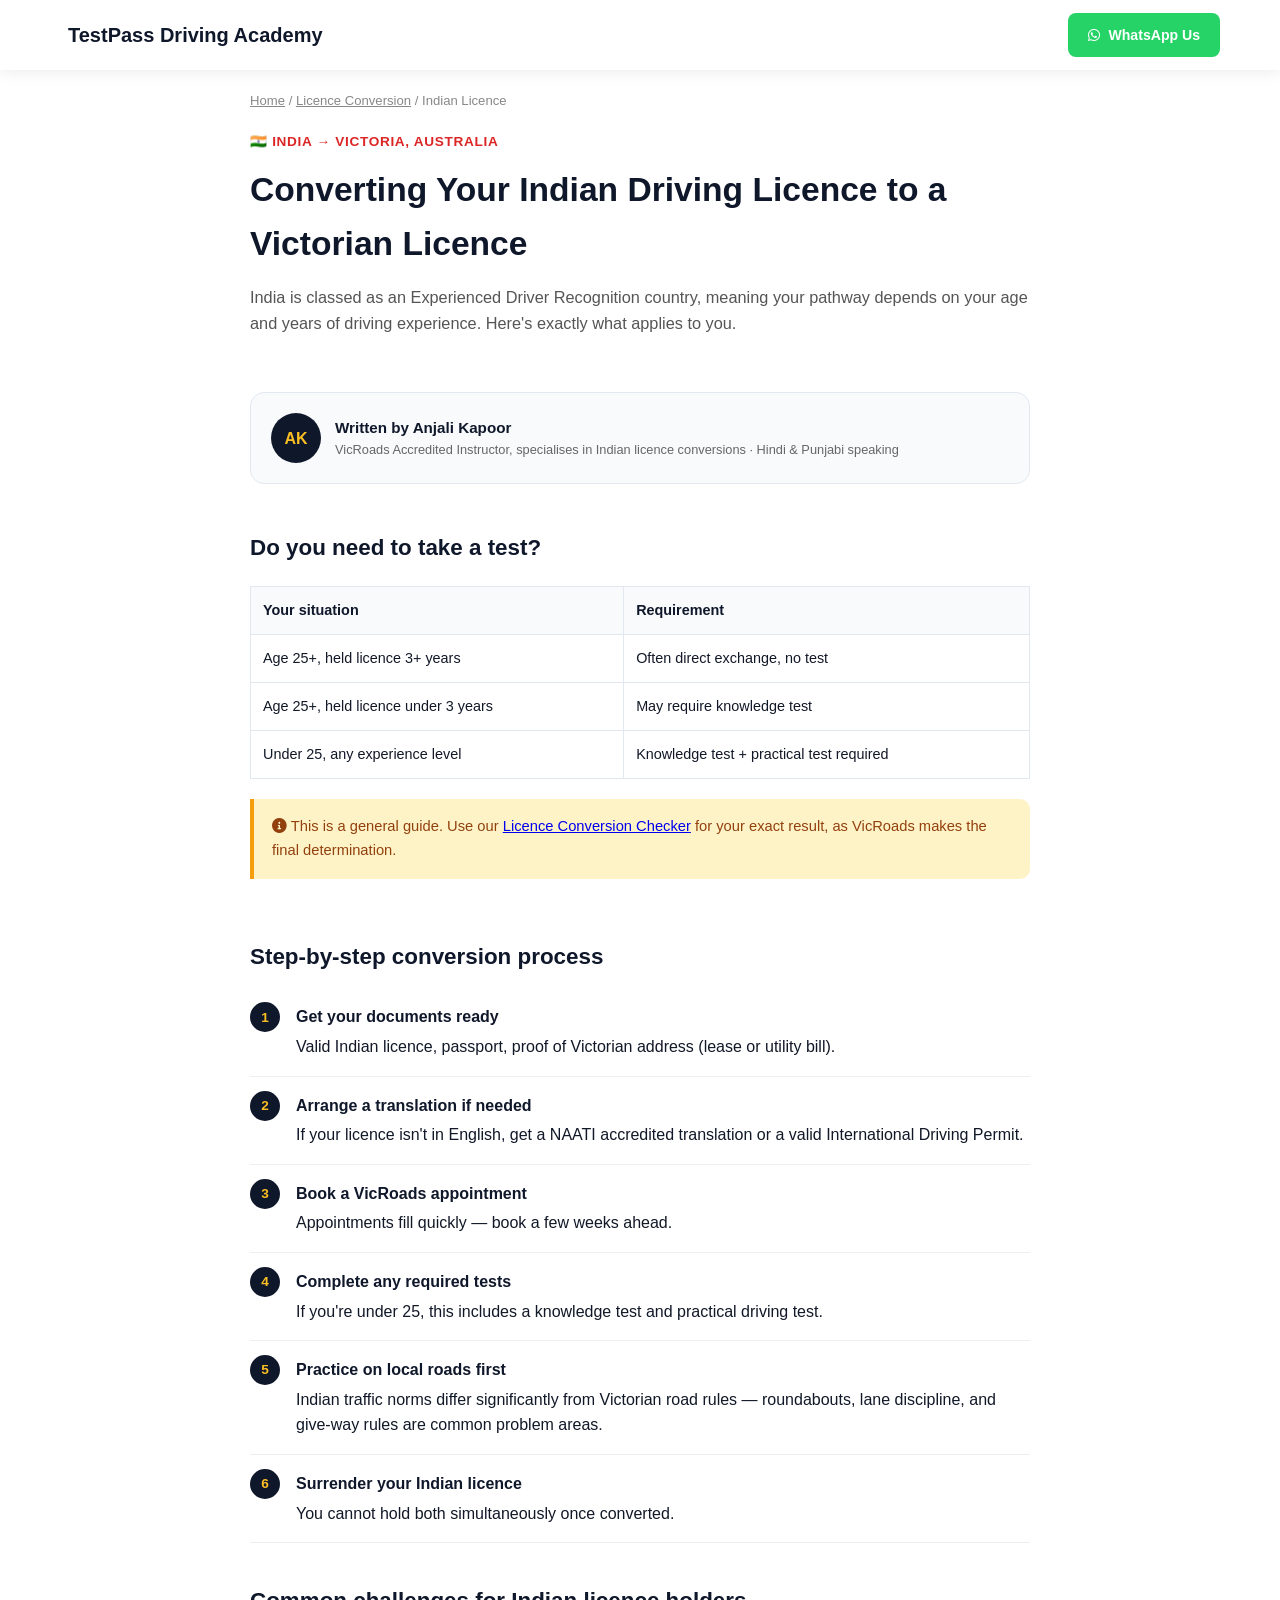
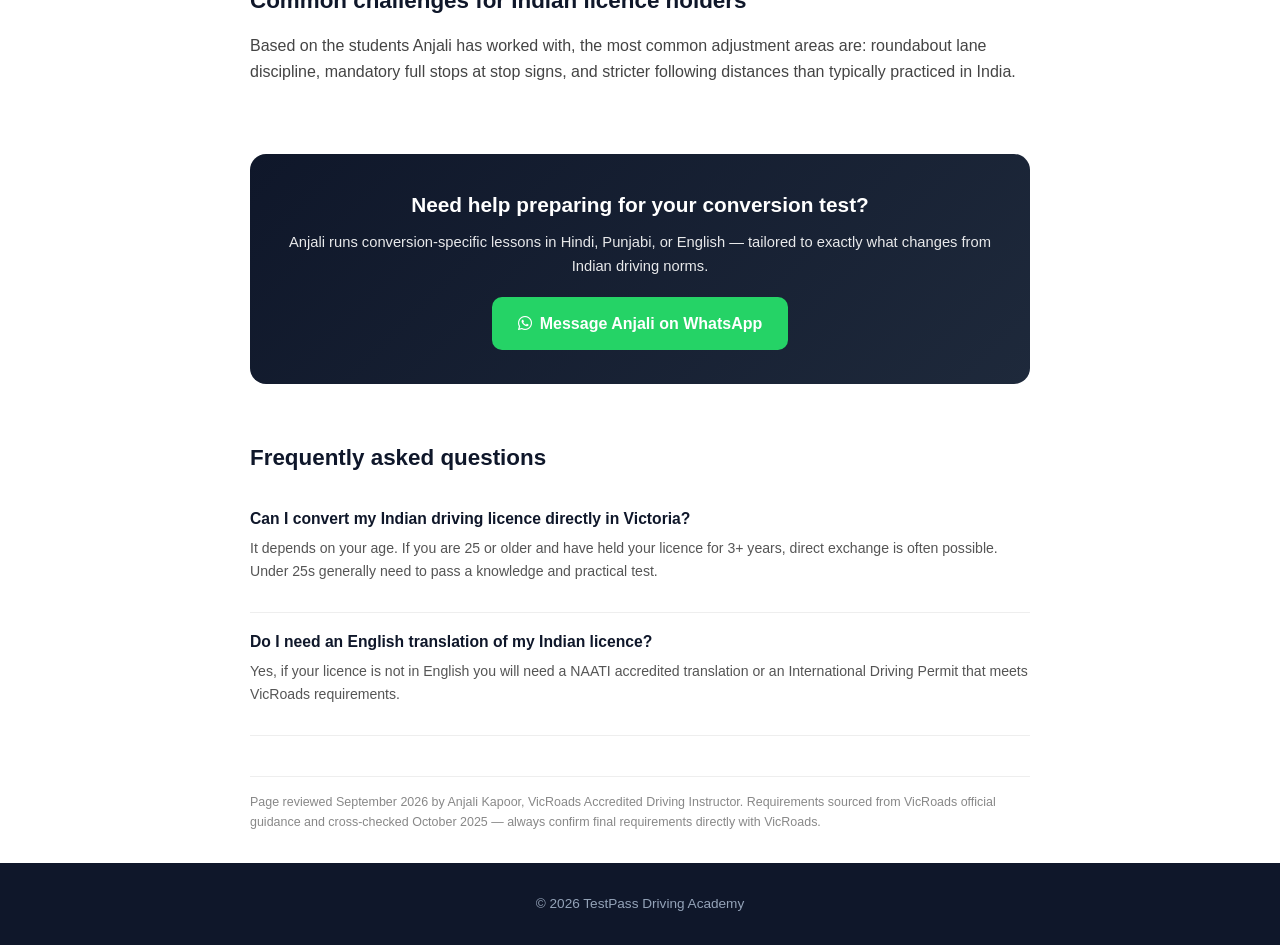
<file: convert-indian-driving-licence-victoria.html>
<!DOCTYPE html>
<html lang="en">
<head>
<meta charset="UTF-8">
<meta name="viewport" content="width=device-width, initial-scale=1.0">
<title>Convert Indian Driving Licence to Victorian Licence | TestPass Driving Academy</title>
<meta name="description" content="Step-by-step guide to converting your Indian driving licence to a Victorian licence, including age rules, required tests, and local lesson support.">
<link href="https://cdnjs.cloudflare.com/ajax/libs/font-awesome/6.0.0/css/all.min.css" rel="stylesheet">
<script type="application/ld+json">
{
  "@context": "https://schema.org",
  "@type": "FAQPage",
  "mainEntity": [
    {"@type": "Question","name": "Can I convert my Indian driving licence directly in Victoria?","acceptedAnswer": {"@type": "Answer","text": "It depends on your age. If you are 25 or older and have held your licence for 3+ years, direct exchange is often possible. Under 25s generally need to pass a knowledge and practical test."}},
    {"@type": "Question","name": "Do I need an English translation of my Indian licence?","acceptedAnswer": {"@type": "Answer","text": "Yes, if your licence is not in English you will need a NAATI accredited translation or an International Driving Permit that meets VicRoads requirements."}}
  ]
}
</script>
<style>
*{margin:0;padding:0;box-sizing:border-box}
body{font-family:-apple-system,BlinkMacSystemFont,"Segoe UI",Roboto,sans-serif;color:#111827;background:#fff;line-height:1.6}
.header{background:#fff;box-shadow:0 2px 15px rgba(0,0,0,.08);position:fixed;width:100%;top:0;z-index:1000}
.nav-container{max-width:1200px;margin:0 auto;padding:0 20px;display:flex;justify-content:space-between;align-items:center;height:70px}
.logo{font-size:20px;font-weight:800;color:#0f172a;text-decoration:none;display:flex;align-items:center;gap:8px}
.logo i{color:#dc2626}
.wa-btn{background:#25D366;color:#fff;padding:11px 20px;border-radius:8px;font-weight:700;text-decoration:none;font-size:.88rem;display:inline-flex;align-items:center;gap:8px;border:none;cursor:pointer}
.container{max-width:820px;margin:0 auto;padding:0 20px}
.breadcrumb{max-width:820px;margin:90px auto 0;padding:0 20px;font-size:.82rem;color:#888}
.breadcrumb a{color:#888}
.page-hero{padding:20px 0 30px}
.flag-line{font-size:.85rem;color:#dc2626;font-weight:700;text-transform:uppercase;letter-spacing:.05em;margin-bottom:10px}
.page-hero h1{font-size:2.1rem;font-weight:800;color:#0f172a;margin-bottom:14px}
.page-hero p{color:#555;font-size:1.02rem}
.instructor-strip{background:#f8fafc;border:1px solid #e2e8f0;border-radius:14px;padding:20px;display:flex;align-items:center;gap:14px;margin:26px 0}
.mini-avatar{width:50px;height:50px;border-radius:50%;background:#0f172a;color:#fbbf24;display:flex;align-items:center;justify-content:center;font-weight:800;flex-shrink:0}
.instructor-strip h4{color:#0f172a;font-size:.95rem}
.instructor-strip p{font-size:.8rem;color:#666}
.content-block{padding:20px 0}
.content-block h2{font-size:1.4rem;color:#0f172a;margin-bottom:14px}
.content-block p{color:#444;margin-bottom:14px}
.step-list{list-style:none;counter-reset:step}
.step-list li{counter-increment:step;padding:16px 0 16px 46px;position:relative;border-bottom:1px solid #eee}
.step-list li::before{content:counter(step);position:absolute;left:0;top:14px;width:30px;height:30px;background:#0f172a;color:#fbbf24;border-radius:50%;display:flex;align-items:center;justify-content:center;font-weight:700;font-size:.85rem}
.step-list li strong{color:#0f172a;display:block;margin-bottom:4px}
.callout{background:#fef3c7;border-left:4px solid #f59e0b;padding:16px 18px;border-radius:0 10px 10px 0;margin:20px 0;font-size:.92rem;color:#92400e}
.age-table{width:100%;border-collapse:collapse;margin:20px 0;font-size:.9rem}
.age-table th,.age-table td{padding:12px;border:1px solid #e2e8f0;text-align:left}
.age-table th{background:#f8fafc;color:#0f172a}
.cta-box{background:linear-gradient(135deg,#0f172a,#1e293b);color:#fff;border-radius:16px;padding:34px;text-align:center;margin:36px 0}
.cta-box h3{font-size:1.3rem;margin-bottom:10px}
.cta-box p{opacity:.9;margin-bottom:18px;font-size:.92rem}
.wa-btn-lg{padding:14px 26px;font-size:1rem;border-radius:10px}
.faq-item{border-bottom:1px solid #eee;padding:16px 0}
.faq-item h4{color:#0f172a;margin-bottom:6px;font-size:.98rem}
.faq-item p{font-size:.88rem;color:#555}
.meta-footer{font-size:.78rem;color:#888;border-top:1px solid #eee;padding-top:16px;margin-top:20px}
.footer{background:#0f172a;color:#94a3b8;padding:30px 0;text-align:center;font-size:.85rem;margin-top:30px}
@media(max-width:600px){.page-hero h1{font-size:1.5rem}}
</style>
</head>
<body>
<header class="header">
  <div class="nav-container">
    <a href="/" class="logo"><i class="fas fa-steering-wheel"></i> TestPass Driving Academy</a>
    <a href="https://wa.me/61400000000" class="wa-btn"><i class="fab fa-whatsapp"></i> WhatsApp Us</a>
  </div>
</header>

<div class="breadcrumb"><a href="/">Home</a> / <a href="/licence-conversion">Licence Conversion</a> / Indian Licence</div>

<div class="container">
  <section class="page-hero">
    <div class="flag-line">🇮🇳 India → Victoria, Australia</div>
    <h1>Converting Your Indian Driving Licence to a Victorian Licence</h1>
    <p>India is classed as an Experienced Driver Recognition country, meaning your pathway depends on your age and years of driving experience. Here's exactly what applies to you.</p>
  </section>

  <div class="instructor-strip">
    <div class="mini-avatar">AK</div>
    <div>
      <h4>Written by Anjali Kapoor</h4>
      <p>VicRoads Accredited Instructor, specialises in Indian licence conversions · Hindi & Punjabi speaking</p>
    </div>
  </div>

  <section class="content-block">
    <h2>Do you need to take a test?</h2>
    <table class="age-table">
      <tr><th>Your situation</th><th>Requirement</th></tr>
      <tr><td>Age 25+, held licence 3+ years</td><td>Often direct exchange, no test</td></tr>
      <tr><td>Age 25+, held licence under 3 years</td><td>May require knowledge test</td></tr>
      <tr><td>Under 25, any experience level</td><td>Knowledge test + practical test required</td></tr>
    </table>
    <div class="callout"><i class="fas fa-circle-info"></i> This is a general guide. Use our <a href="/licence-conversion-checker.html">Licence Conversion Checker</a> for your exact result, as VicRoads makes the final determination.</div>
  </section>

  <section class="content-block">
    <h2>Step-by-step conversion process</h2>
    <ul class="step-list">
      <li><strong>Get your documents ready</strong> Valid Indian licence, passport, proof of Victorian address (lease or utility bill).</li>
      <li><strong>Arrange a translation if needed</strong> If your licence isn't in English, get a NAATI accredited translation or a valid International Driving Permit.</li>
      <li><strong>Book a VicRoads appointment</strong> Appointments fill quickly — book a few weeks ahead.</li>
      <li><strong>Complete any required tests</strong> If you're under 25, this includes a knowledge test and practical driving test.</li>
      <li><strong>Practice on local roads first</strong> Indian traffic norms differ significantly from Victorian road rules — roundabouts, lane discipline, and give-way rules are common problem areas.</li>
      <li><strong>Surrender your Indian licence</strong> You cannot hold both simultaneously once converted.</li>
    </ul>
  </section>

  <section class="content-block">
    <h2>Common challenges for Indian licence holders</h2>
    <p>Based on the students Anjali has worked with, the most common adjustment areas are: roundabout lane discipline, mandatory full stops at stop signs, and stricter following distances than typically practiced in India.</p>
  </section>

  <div class="cta-box">
    <h3>Need help preparing for your conversion test?</h3>
    <p>Anjali runs conversion-specific lessons in Hindi, Punjabi, or English — tailored to exactly what changes from Indian driving norms.</p>
    <a href="https://wa.me/61400000000?text=Hi%20Anjali,%20I%20need%20help%20converting%20my%20Indian%20driving%20licence" class="wa-btn wa-btn-lg"><i class="fab fa-whatsapp"></i> Message Anjali on WhatsApp</a>
  </div>

  <section class="content-block">
    <h2>Frequently asked questions</h2>
    <div class="faq-item">
      <h4>Can I convert my Indian driving licence directly in Victoria?</h4>
      <p>It depends on your age. If you are 25 or older and have held your licence for 3+ years, direct exchange is often possible. Under 25s generally need to pass a knowledge and practical test.</p>
    </div>
    <div class="faq-item">
      <h4>Do I need an English translation of my Indian licence?</h4>
      <p>Yes, if your licence is not in English you will need a NAATI accredited translation or an International Driving Permit that meets VicRoads requirements.</p>
    </div>
  </section>

  <div class="meta-footer">Page reviewed September 2026 by Anjali Kapoor, VicRoads Accredited Driving Instructor. Requirements sourced from VicRoads official guidance and cross-checked October 2025 — always confirm final requirements directly with VicRoads.</div>
</div>

<footer class="footer">© 2026 TestPass Driving Academy</footer>
</body>
</html>
</file>
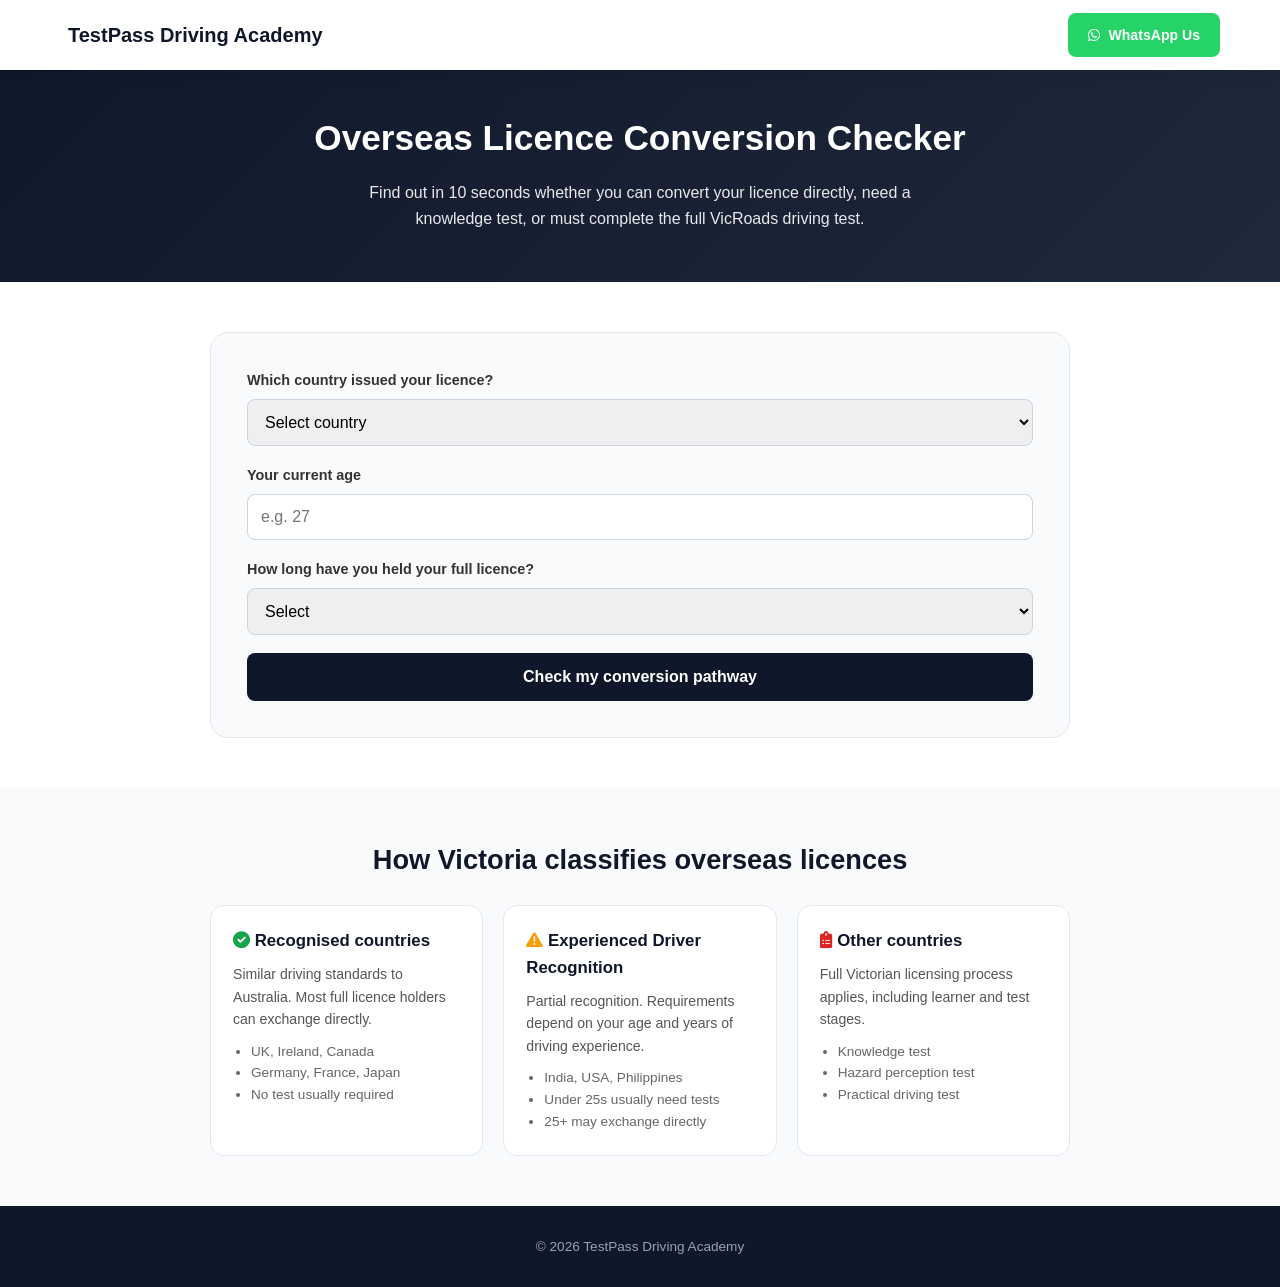
<file: licence-conversion-checker.html>
<!DOCTYPE html>
<html lang="en">
<head>
<meta charset="UTF-8">
<meta name="viewport" content="width=device-width, initial-scale=1.0">
<title>Overseas Licence Conversion Checker | TestPass Driving Academy</title>
<meta name="description" content="Find out instantly if you can convert your overseas driving licence to a Victorian licence, or if you need a knowledge and practical test.">
<link href="https://cdnjs.cloudflare.com/ajax/libs/font-awesome/6.0.0/css/all.min.css" rel="stylesheet">
<style>
*{margin:0;padding:0;box-sizing:border-box}
body{font-family:-apple-system,BlinkMacSystemFont,"Segoe UI",Roboto,sans-serif;color:#111827;background:#fff;line-height:1.6}
.header{background:#fff;box-shadow:0 2px 15px rgba(0,0,0,.08);position:fixed;width:100%;top:0;z-index:1000}
.nav-container{max-width:1200px;margin:0 auto;padding:0 20px;display:flex;justify-content:space-between;align-items:center;height:70px}
.logo{font-size:20px;font-weight:800;color:#0f172a;text-decoration:none;display:flex;align-items:center;gap:8px}
.logo i{color:#dc2626}
.wa-btn{background:#25D366;color:#fff;padding:11px 20px;border-radius:8px;font-weight:700;text-decoration:none;font-size:.88rem;display:inline-flex;align-items:center;gap:8px;border:none;cursor:pointer}
.wa-btn:hover{background:#1ebe5b}
.container{max-width:900px;margin:0 auto;padding:0 20px}
.page-hero{background:linear-gradient(135deg,#0f172a,#1e293b);color:#fff;padding:110px 0 50px;text-align:center}
.page-hero h1{font-size:2.2rem;font-weight:800;margin-bottom:14px}
.page-hero p{opacity:.9;max-width:560px;margin:0 auto;font-size:1rem}
.checker-section{padding:50px 0}
.checker-card{background:#f8fafc;border:1px solid #e2e8f0;border-radius:18px;padding:36px}
.tool-field{margin-bottom:18px}
.tool-field label{display:block;font-size:.9rem;font-weight:700;color:#333;margin-bottom:7px}
.tool-field select,.tool-field input{width:100%;padding:13px;border:1.5px solid #cbd5e1;border-radius:8px;font-size:1rem}
.tool-btn{width:100%;background:#0f172a;color:#fff;padding:15px;border:none;border-radius:8px;font-weight:700;cursor:pointer;font-size:1rem}
.tool-btn:hover{background:#1e293b}
.tool-result{margin-top:20px;padding:20px;border-radius:10px;display:none}
.tool-result.show{display:block}
.result-good{background:#dcfce7;border:1px solid #86efac;color:#166534}
.result-warn{background:#fef3c7;border:1px solid #fcd34d;color:#92400e}
.result-cta{margin-top:14px}
.tier-explainer{padding:50px 0;background:#f8fafc}
.tier-grid{display:grid;grid-template-columns:repeat(auto-fit,minmax(240px,1fr));gap:20px;margin-top:24px}
.tier-card{background:#fff;border-radius:14px;padding:22px;border:1px solid #e2e8f0}
.tier-card h3{color:#0f172a;margin-bottom:8px;font-size:1.05rem}
.tier-card p{font-size:.88rem;color:#555}
.tier-card ul{margin-top:10px;padding-left:18px;font-size:.85rem;color:#666}
.section-title{text-align:center;margin-bottom:20px}
.section-title h2{font-size:1.7rem;color:#0f172a;font-weight:800}
.footer{background:#0f172a;color:#94a3b8;padding:30px 0;text-align:center;font-size:.85rem}
@media(max-width:600px){.page-hero h1{font-size:1.6rem}}
</style>
</head>
<body>
<header class="header">
  <div class="nav-container">
    <a href="/" class="logo"><i class="fas fa-steering-wheel"></i> TestPass Driving Academy</a>
    <a href="https://wa.me/61400000000" class="wa-btn"><i class="fab fa-whatsapp"></i> WhatsApp Us</a>
  </div>
</header>

<section class="page-hero">
  <div class="container">
    <h1>Overseas Licence Conversion Checker</h1>
    <p>Find out in 10 seconds whether you can convert your licence directly, need a knowledge test, or must complete the full VicRoads driving test.</p>
  </div>
</section>

<section class="checker-section">
  <div class="container">
    <div class="checker-card">
      <div class="tool-field">
        <label>Which country issued your licence?</label>
        <select id="countrySelect">
          <option value="">Select country</option>
          <option value="recognised">United Kingdom, Ireland, Canada, France, Germany, Japan, South Korea, Austria, Switzerland</option>
          <option value="edr">India, United States, South Africa, Philippines, Malaysia, Zimbabwe</option>
          <option value="other">Other country not listed</option>
        </select>
      </div>
      <div class="tool-field">
        <label>Your current age</label>
        <input type="number" id="ageInput" placeholder="e.g. 27" min="16" max="99">
      </div>
      <div class="tool-field">
        <label>How long have you held your full licence?</label>
        <select id="yearsHeld">
          <option value="">Select</option>
          <option value="lt1">Less than 1 year</option>
          <option value="1to3">1-3 years</option>
          <option value="3plus">3+ years</option>
        </select>
      </div>
      <button class="tool-btn" onclick="checkLicence()">Check my conversion pathway</button>
      <div class="tool-result" id="licenceResult"></div>
    </div>
  </div>
</section>

<section class="tier-explainer">
  <div class="container">
    <div class="section-title"><h2>How Victoria classifies overseas licences</h2></div>
    <div class="tier-grid">
      <div class="tier-card">
        <h3><i class="fas fa-circle-check" style="color:#16a34a"></i> Recognised countries</h3>
        <p>Similar driving standards to Australia. Most full licence holders can exchange directly.</p>
        <ul><li>UK, Ireland, Canada</li><li>Germany, France, Japan</li><li>No test usually required</li></ul>
      </div>
      <div class="tier-card">
        <h3><i class="fas fa-triangle-exclamation" style="color:#f59e0b"></i> Experienced Driver Recognition</h3>
        <p>Partial recognition. Requirements depend on your age and years of driving experience.</p>
        <ul><li>India, USA, Philippines</li><li>Under 25s usually need tests</li><li>25+ may exchange directly</li></ul>
      </div>
      <div class="tier-card">
        <h3><i class="fas fa-clipboard-list" style="color:#dc2626"></i> Other countries</h3>
        <p>Full Victorian licensing process applies, including learner and test stages.</p>
        <ul><li>Knowledge test</li><li>Hazard perception test</li><li>Practical driving test</li></ul>
      </div>
    </div>
  </div>
</section>

<footer class="footer">© 2026 TestPass Driving Academy</footer>

<script>
function checkLicence(){
  const country = document.getElementById('countrySelect').value;
  const age = parseInt(document.getElementById('ageInput').value);
  const years = document.getElementById('yearsHeld').value;
  const result = document.getElementById('licenceResult');
  if(!country || !age || !years){
    result.className='tool-result show result-warn';
    result.innerHTML='Please fill in all fields to get your result.';
    return;
  }
  result.classList.add('show');
  if(country==='recognised'){
    result.className='tool-result show result-good';
    result.innerHTML='<strong>Good news — direct exchange likely.</strong><br>Your licence is from a recognised country. You can generally exchange it for a Victorian licence without sitting a test.<div class="result-cta"><a href="https://wa.me/61400000000?text=Hi,%20I%20want%20to%20confirm%20my%20licence%20conversion" class="wa-btn"><i class="fab fa-whatsapp"></i> Confirm with an instructor</a></div>';
  } else if(country==='edr'){
    if(age < 25){
      result.className='tool-result show result-warn';
      result.innerHTML='<strong>Test required.</strong><br>Under 25s from Experienced Driver Recognition countries need to pass a knowledge test and practical driving test.<div class="result-cta"><a href="https://wa.me/61400000000?text=Hi,%20I%20need%20help%20with%20my%20licence%20conversion%20test" class="wa-btn"><i class="fab fa-whatsapp"></i> Book test prep lessons</a></div>';
    } else {
      result.className='tool-result show result-good';
      result.innerHTML='<strong>Likely direct exchange.</strong><br>At 25+ with '+ (years==='3plus'?'3+ years':years) +' experience, you can generally exchange directly, subject to VicRoads verification.<div class="result-cta"><a href="https://wa.me/61400000000?text=Hi,%20I%20want%20to%20confirm%20my%20licence%20conversion" class="wa-btn"><i class="fab fa-whatsapp"></i> Confirm with an instructor</a></div>';
    }
  } else {
    result.className='tool-result show result-warn';
    result.innerHTML='<strong>Full process required.</strong><br>You will need to complete the knowledge test, hazard perception test, and a practical driving test.<div class="result-cta"><a href="https://wa.me/61400000000?text=Hi,%20I%20need%20lessons%20for%20my%20licence%20conversion%20test" class="wa-btn"><i class="fab fa-whatsapp"></i> Book conversion test lessons</a></div>';
  }
}
</script>
</body>
</html>
</file>
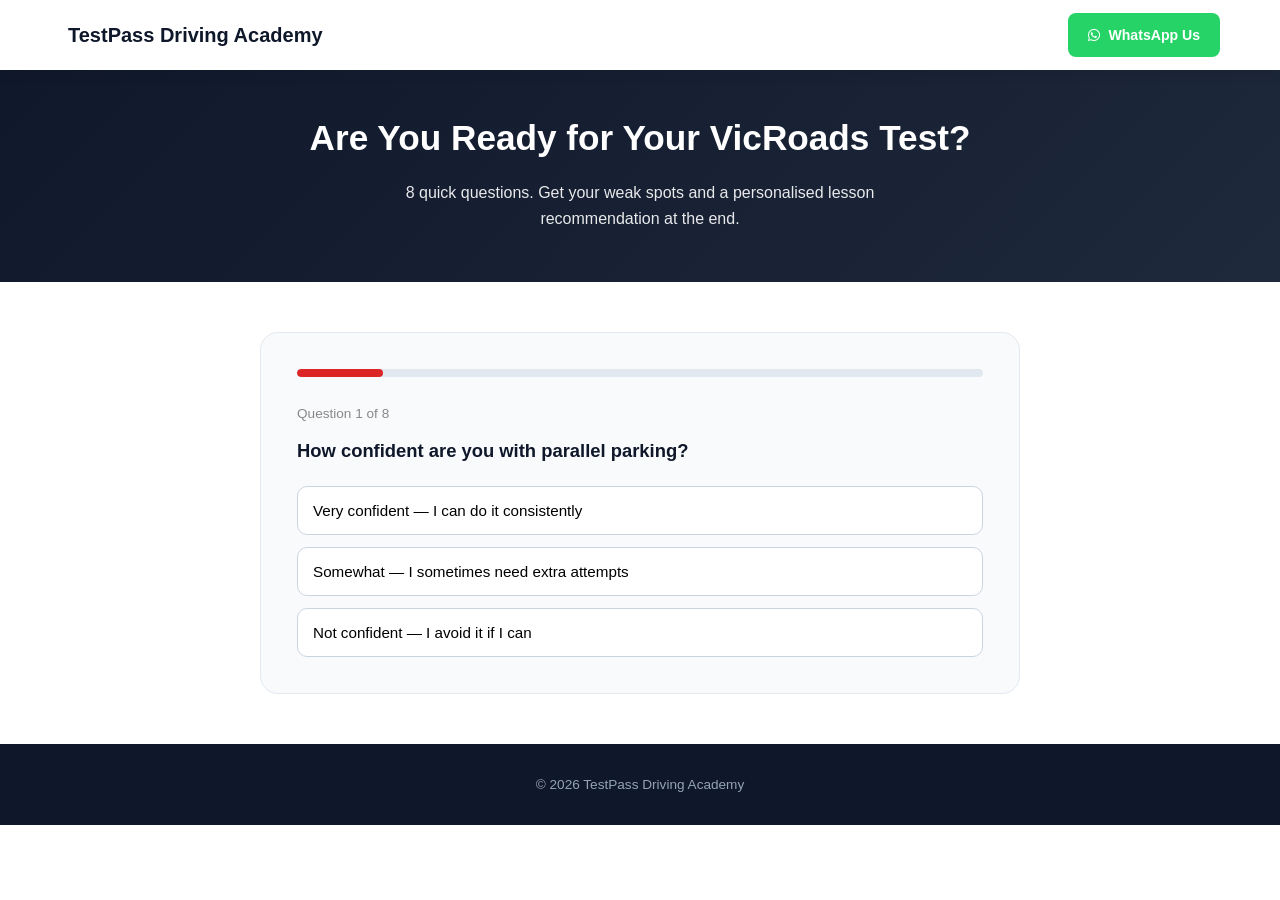
<file: test-readiness-quiz.html>
<!DOCTYPE html>
<html lang="en">
<head>
<meta charset="UTF-8">
<meta name="viewport" content="width=device-width, initial-scale=1.0">
<title>VicRoads Test Readiness Quiz | TestPass Driving Academy</title>
<meta name="description" content="Take our free 8-question quiz to see if you're ready for your VicRoads driving test, and get a personalised lesson recommendation.">
<link href="https://cdnjs.cloudflare.com/ajax/libs/font-awesome/6.0.0/css/all.min.css" rel="stylesheet">
<style>
*{margin:0;padding:0;box-sizing:border-box}
body{font-family:-apple-system,BlinkMacSystemFont,"Segoe UI",Roboto,sans-serif;color:#111827;background:#fff;line-height:1.6}
.header{background:#fff;box-shadow:0 2px 15px rgba(0,0,0,.08);position:fixed;width:100%;top:0;z-index:1000}
.nav-container{max-width:1200px;margin:0 auto;padding:0 20px;display:flex;justify-content:space-between;align-items:center;height:70px}
.logo{font-size:20px;font-weight:800;color:#0f172a;text-decoration:none;display:flex;align-items:center;gap:8px}
.logo i{color:#dc2626}
.wa-btn{background:#25D366;color:#fff;padding:11px 20px;border-radius:8px;font-weight:700;text-decoration:none;font-size:.88rem;display:inline-flex;align-items:center;gap:8px;border:none;cursor:pointer}
.container{max-width:800px;margin:0 auto;padding:0 20px}
.page-hero{background:linear-gradient(135deg,#0f172a,#1e293b);color:#fff;padding:110px 0 50px;text-align:center}
.page-hero h1{font-size:2.2rem;font-weight:800;margin-bottom:14px}
.page-hero p{opacity:.9;max-width:560px;margin:0 auto}
.quiz-section{padding:50px 0}
.quiz-card{background:#f8fafc;border:1px solid #e2e8f0;border-radius:18px;padding:36px}
.progress-bar{height:8px;background:#e2e8f0;border-radius:6px;margin-bottom:26px;overflow:hidden}
.progress-fill{height:100%;background:#dc2626;border-radius:6px;transition:width .3s ease;width:12.5%}
.quiz-progress{font-size:.85rem;color:#888;margin-bottom:12px}
.quiz-q{font-size:1.15rem;font-weight:700;color:#0f172a;margin-bottom:20px}
.quiz-options{display:flex;flex-direction:column;gap:12px}
.quiz-options button{padding:15px;border:1.5px solid #cbd5e1;border-radius:10px;background:#fff;cursor:pointer;font-size:.95rem;text-align:left}
.quiz-options button:hover{border-color:#dc2626;background:#fef2f2}
.result-box{display:none;padding:26px;border-radius:14px;text-align:center}
.result-box.show{display:block}
.result-good{background:#dcfce7;border:1px solid #86efac}
.result-mid{background:#fef3c7;border:1px solid #fcd34d}
.result-more{background:#fee2e2;border:1px solid #fca5a5}
.result-box h3{font-size:1.4rem;margin-bottom:10px;color:#0f172a}
.result-box p{color:#444;margin-bottom:18px}
.weak-spots{text-align:left;background:#fff;border-radius:10px;padding:16px;margin-bottom:18px}
.weak-spots li{padding:6px 0;font-size:.9rem;color:#555}
.footer{background:#0f172a;color:#94a3b8;padding:30px 0;text-align:center;font-size:.85rem}
@media(max-width:600px){.page-hero h1{font-size:1.6rem}}
</style>
</head>
<body>
<header class="header">
  <div class="nav-container">
    <a href="/" class="logo"><i class="fas fa-steering-wheel"></i> TestPass Driving Academy</a>
    <a href="https://wa.me/61400000000" class="wa-btn"><i class="fab fa-whatsapp"></i> WhatsApp Us</a>
  </div>
</header>

<section class="page-hero">
  <div class="container">
    <h1>Are You Ready for Your VicRoads Test?</h1>
    <p>8 quick questions. Get your weak spots and a personalised lesson recommendation at the end.</p>
  </div>
</section>

<section class="quiz-section">
  <div class="container">
    <div class="quiz-card">
      <div id="quizArea">
        <div class="progress-bar"><div class="progress-fill" id="progressFill"></div></div>
        <div class="quiz-progress" id="quizProgress">Question 1 of 8</div>
        <div class="quiz-q" id="quizQuestion">How confident are you with parallel parking?</div>
        <div class="quiz-options" id="quizOptions">
          <button onclick="answerQuiz(0)">Very confident — I can do it consistently</button>
          <button onclick="answerQuiz(1)">Somewhat — I sometimes need extra attempts</button>
          <button onclick="answerQuiz(2)">Not confident — I avoid it if I can</button>
        </div>
      </div>
      <div class="result-box" id="resultBox"></div>
    </div>
  </div>
</section>

<footer class="footer">© 2026 TestPass Driving Academy</footer>

<script>
let quizStep=0, quizScore=0, weakAreas=[];
const quizQuestions=[
  {q:'How confident are you with parallel parking?',opts:['Very confident — consistent','Somewhat — need extra attempts','Not confident — I avoid it'],area:'Parallel parking'},
  {q:'How comfortable are you at multi-lane roundabouts?',opts:['Very confident','Somewhat','Not confident'],area:'Roundabouts'},
  {q:'How many supervised driving hours have you completed?',opts:['20+ hours','10-20 hours','Under 10 hours'],area:'Overall hours'},
  {q:'How confident are you merging onto highways?',opts:['Very confident','Somewhat','Not confident'],area:'Highway merging'},
  {q:'How consistently do you check mirrors and blind spots?',opts:['Every time, automatically','Most of the time','I often forget'],area:'Observation checks'},
  {q:'How do you handle giving way at intersections?',opts:['Always correct','Sometimes hesitant or unsure','Often confused'],area:'Give way rules'},
  {q:'Have you practiced on your actual test route?',opts:['Yes, several times','Once or twice','Not yet'],area:'Test route familiarity'},
  {q:'How do you feel about your overall test readiness?',opts:['Ready to book','Getting there','Still nervous'],area:'Overall confidence'}
];
function answerQuiz(idx){
  quizScore += idx;
  if(idx>=1) weakAreas.push(quizQuestions[quizStep].area);
  quizStep++;
  document.getElementById('progressFill').style.width = ((quizStep/quizQuestions.length)*100)+'%';
  if(quizStep < quizQuestions.length){
    document.getElementById('quizProgress').textContent = 'Question '+(quizStep+1)+' of '+quizQuestions.length;
    document.getElementById('quizQuestion').textContent = quizQuestions[quizStep].q;
    const opts = quizQuestions[quizStep].opts;
    document.getElementById('quizOptions').innerHTML = opts.map((o,i)=>'<button onclick="answerQuiz('+i+')">'+o+'</button>').join('');
  } else {
    document.getElementById('quizArea').style.display='none';
    const box = document.getElementById('resultBox');
    box.classList.add('show');
    let cls, title, desc, lessons;
    if(quizScore <= 5){ cls='result-good'; title='You look test-ready'; desc='A short top-up focused on your test route would be a great final step.'; lessons='1-2 lessons recommended'; }
    else if(quizScore <= 11){ cls='result-mid'; title='Getting there'; desc='A few targeted lessons on your weaker areas will get you test-ready.'; lessons='5 lessons recommended'; }
    else { cls='result-more'; title='More practice needed'; desc='Building core confidence first will make a big difference on test day.'; lessons='10+ lessons recommended'; }
    box.className='result-box show '+cls;
    const areasList = [...new Set(weakAreas)].slice(0,3).map(a=>'<li><i class="fas fa-circle-exclamation" style="color:#dc2626"></i> '+a+'</li>').join('');
    box.innerHTML = '<h3>'+title+'</h3><p>'+desc+'</p>'+(areasList?'<div class="weak-spots"><strong>Areas to focus on:</strong><ul>'+areasList+'</ul></div>':'')+'<p><strong>'+lessons+'</strong></p><a href="https://wa.me/61400000000?text=Hi,%20I%20just%20did%20the%20readiness%20quiz%20and%20want%20to%20book%20lessons" class="wa-btn"><i class="fab fa-whatsapp"></i> Book on WhatsApp</a>';
  }
}
</script>
</body>
</html>
</file>
